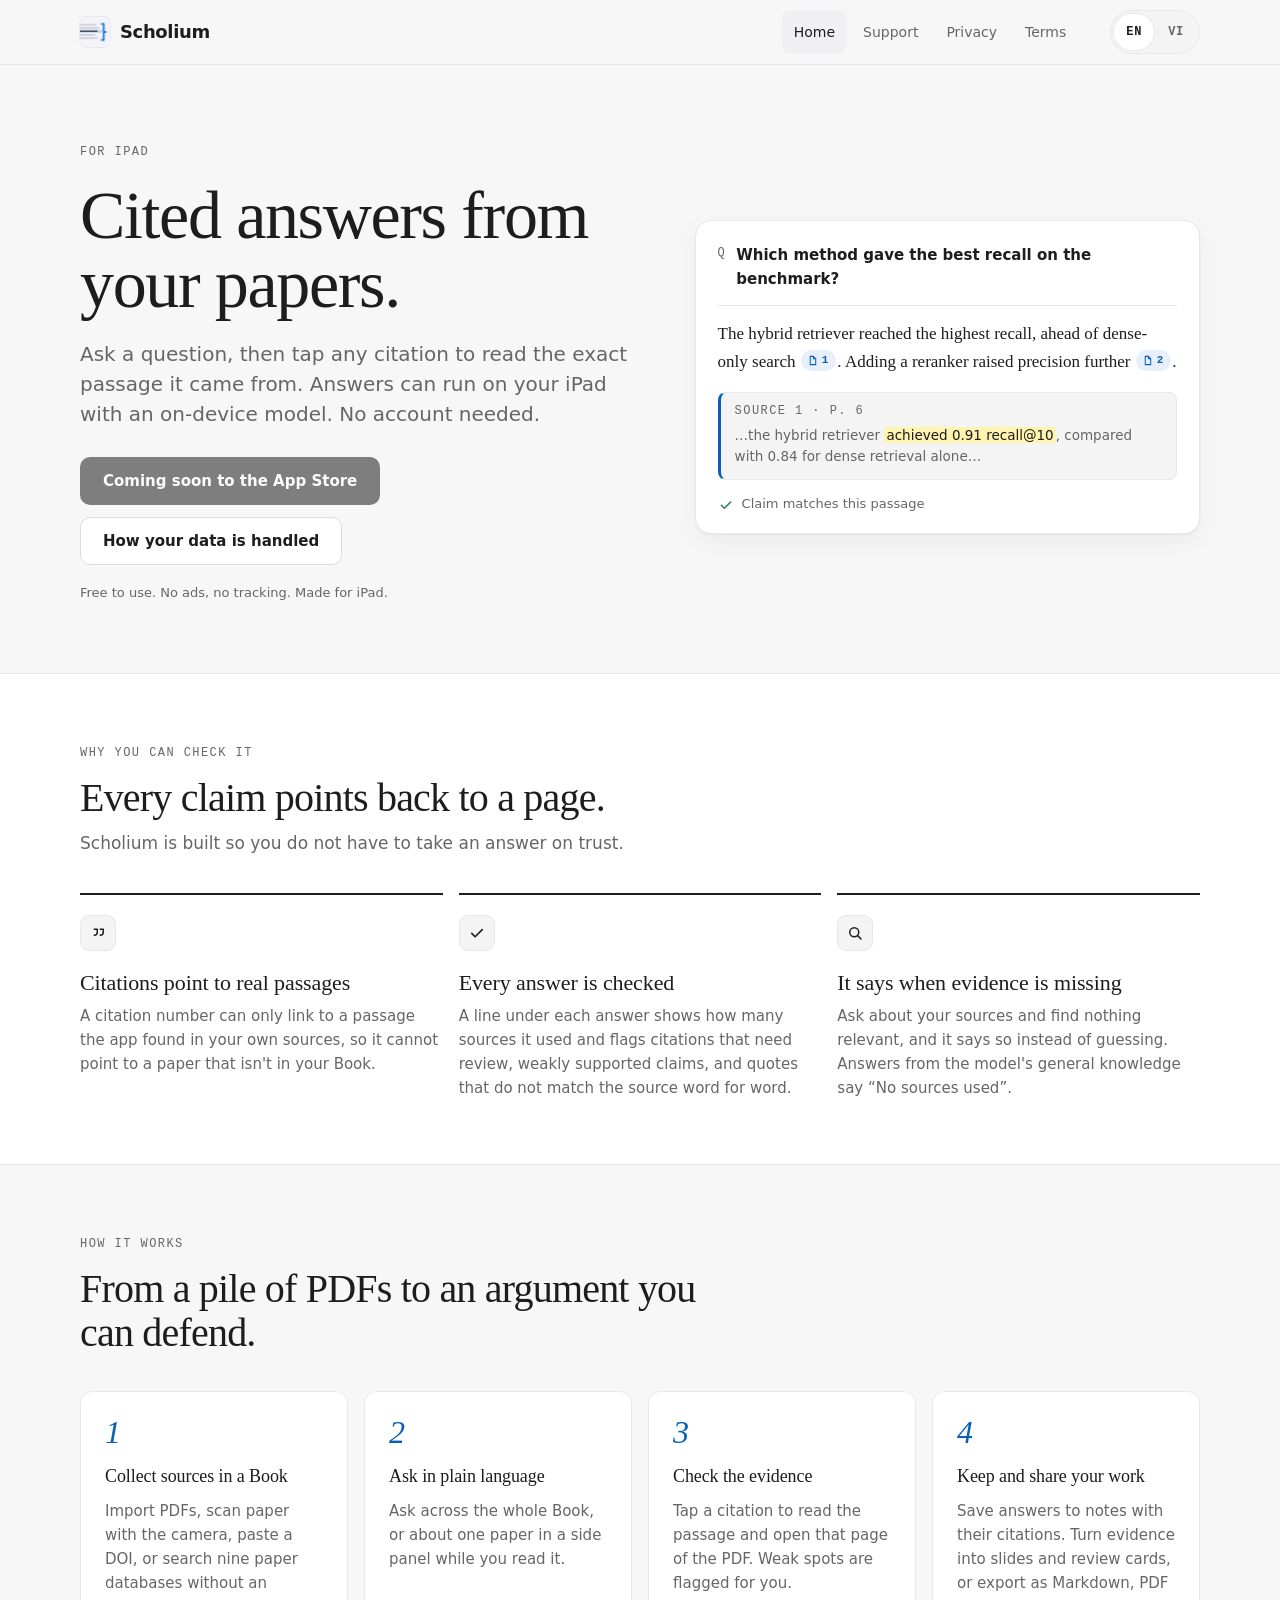
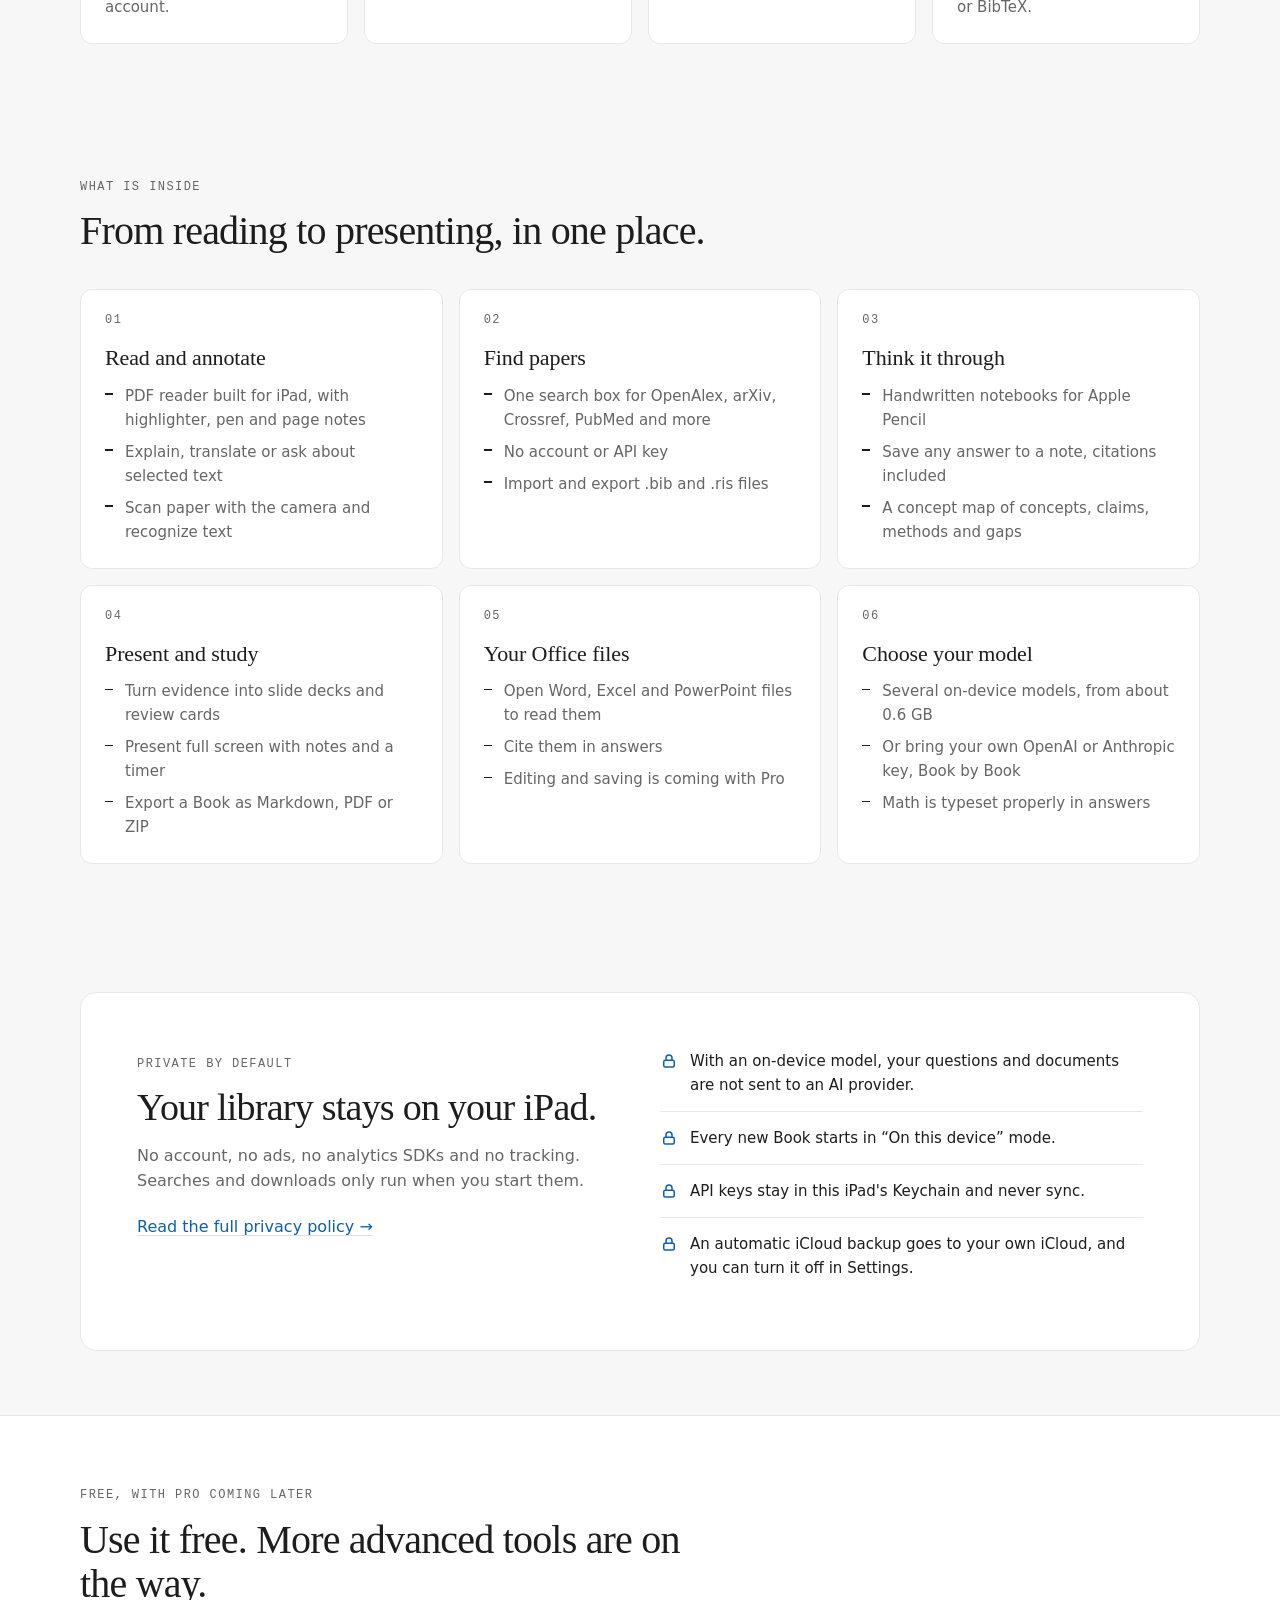
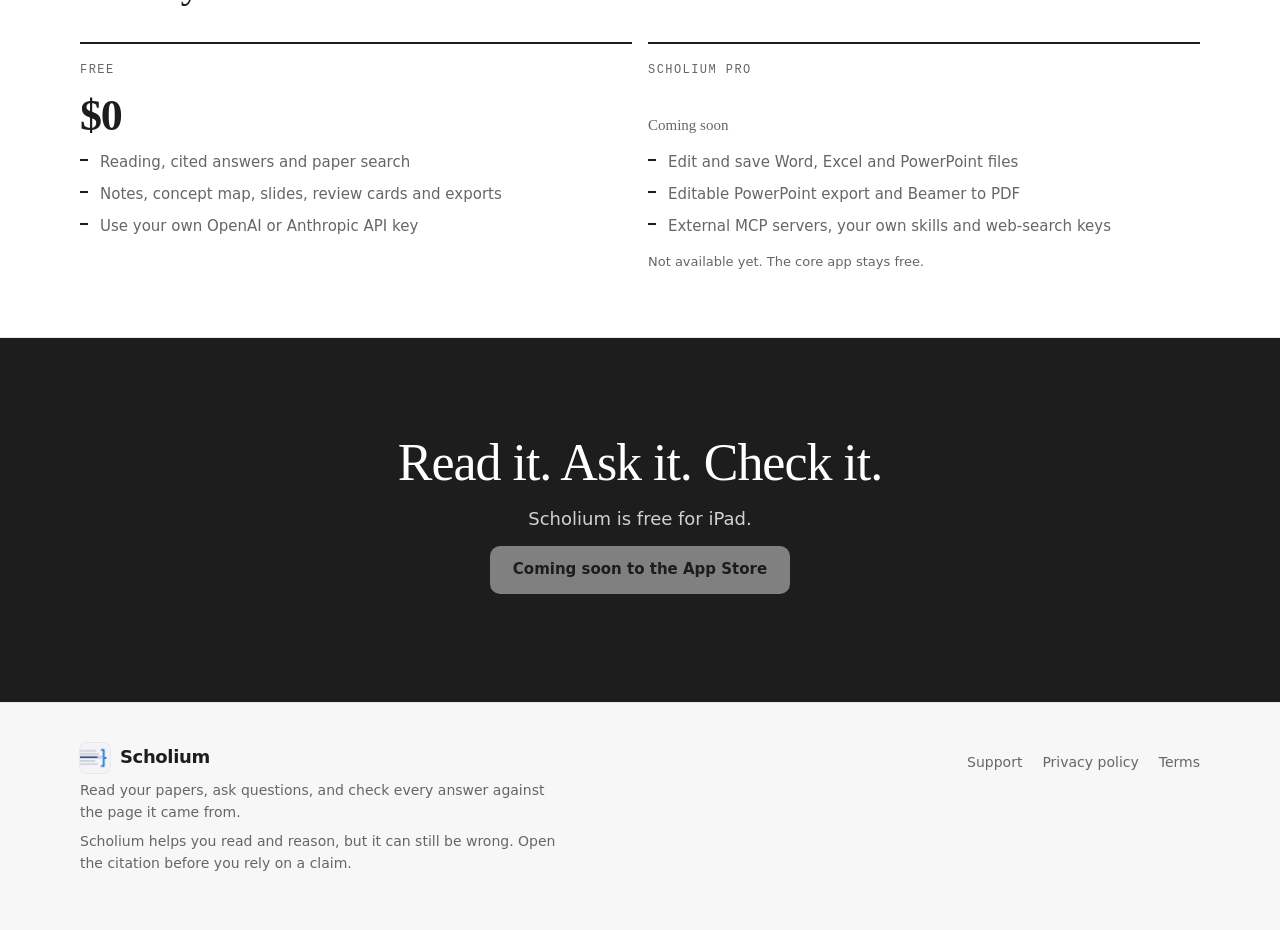
<file: index.html>
<!doctype html>
<html lang="en" data-lang="en">
<head>
<meta charset="utf-8">
<meta name="viewport" content="width=device-width, initial-scale=1, viewport-fit=cover">
<title>Scholium: cited answers from your papers</title>
<meta name="description" content="Scholium is an iPad app for reading papers and asking questions. Every answer links back to the passage it came from. Free, private by default, no account.">
<meta name="theme-color" content="#f7f7f8">
<meta property="og:title" content="Scholium: cited answers from your papers">
<meta property="og:description" content="Scholium is an iPad app for reading papers and asking questions. Every answer links back to the passage it came from. Free, private by default, no account.">
<meta property="og:type" content="website">
<link rel="icon" type="image/png" href="assets/favicon.png">
<link rel="apple-touch-icon" href="assets/apple-touch-icon.png">
<link rel="stylesheet" href="assets/style.css">
<script src="assets/site.js" defer></script>
</head>
<body>
<a class="skip" href="#main"><span lang="en">Skip to content</span><span lang="vi">Bỏ qua tới nội dung</span></a>
<header class="site-header">
  <div class="wrap bar">
    <a class="brand" href=""><img src="assets/icon-512.png" alt="" width="30" height="30">Scholium</a>
    <nav class="nav" aria-label="Main"><a href="" aria-current="page"><span lang="en">Home</span><span lang="vi">Trang chủ</span></a><a href="support/"><span lang="en">Support</span><span lang="vi">Hỗ trợ</span></a><a href="privacy/"><span lang="en">Privacy</span><span lang="vi">Quyền riêng tư</span></a><a href="terms/"><span lang="en">Terms</span><span lang="vi">Điều khoản</span></a></nav>
    <div class="lang" role="group" aria-label="Language">
      <button type="button" data-set="en" aria-pressed="true">EN</button>
      <button type="button" data-set="vi" aria-pressed="false">VI</button>
    </div>
  </div>
</header>
<main id="main">

<section class="hero">
  <div class="wrap hero-grid">
    <div>
      <span class="label"><span lang="en">For iPad</span><span lang="vi">Cho iPad</span></span>
      <h1><span lang="en">Cited answers from your papers.</span><span lang="vi">Câu trả lời có trích dẫn, từ chính bài báo của bạn.</span></h1>
      <p class="lead"><span lang="en">Ask a question, then tap any citation to read the exact passage it came from. Answers can run on your iPad with an on-device model. No account needed.</span><span lang="vi">Đặt câu hỏi, rồi chạm vào trích dẫn để đọc đúng đoạn văn gốc. AI có thể chạy ngay trên iPad bằng model trên máy. Không cần tài khoản.</span></p>
      <div class="cta">
        <a class="btn btn-primary" aria-disabled="true" role="link" href="#"><span lang="en">Coming soon to the App Store</span><span lang="vi">Sắp có trên App Store</span></a>
        <a class="btn btn-secondary" href="privacy/"><span lang="en">How your data is handled</span><span lang="vi">Dữ liệu của bạn được xử lý thế nào</span></a>
      </div>
      <p class="fine"><span lang="en">Free to use. No ads, no tracking. Made for iPad.</span><span lang="vi">Dùng miễn phí. Không quảng cáo, không theo dõi. Dành cho iPad.</span></p>
    </div>
    <figure class="answer" style="margin:0" aria-label="Example of a cited answer">
      <div class="q"><span class="label">Q</span><span><span lang="en">Which method gave the best recall on the benchmark?</span><span lang="vi">Phương pháp nào cho độ phủ tốt nhất trên bộ chuẩn?</span></span></div>
      <p class="a"><span lang="en">The hybrid retriever reached the highest recall, ahead of dense-only search <span class="cite"><svg viewBox="0 0 24 24" fill="none" stroke="currentColor" stroke-width="2.2" stroke-linecap="round" stroke-linejoin="round" aria-hidden="true"><path d="M7 3h7l5 5v13H7z"/><path d="M14 3v5h5"/></svg>1</span>. Adding a reranker raised precision further <span class="cite"><svg viewBox="0 0 24 24" fill="none" stroke="currentColor" stroke-width="2.2" stroke-linecap="round" stroke-linejoin="round" aria-hidden="true"><path d="M7 3h7l5 5v13H7z"/><path d="M14 3v5h5"/></svg>2</span>.</span><span lang="vi">Bộ truy xuất kết hợp đạt độ phủ cao nhất, vượt tìm kiếm vector thuần <span class="cite"><svg viewBox="0 0 24 24" fill="none" stroke="currentColor" stroke-width="2.2" stroke-linecap="round" stroke-linejoin="round" aria-hidden="true"><path d="M7 3h7l5 5v13H7z"/><path d="M14 3v5h5"/></svg>1</span>. Thêm bước xếp hạng lại giúp tăng độ chính xác <span class="cite"><svg viewBox="0 0 24 24" fill="none" stroke="currentColor" stroke-width="2.2" stroke-linecap="round" stroke-linejoin="round" aria-hidden="true"><path d="M7 3h7l5 5v13H7z"/><path d="M14 3v5h5"/></svg>2</span>.</span></p>
      <div class="source"><span class="label"><span lang="en">Source 1 · p. 6</span><span lang="vi">Nguồn 1 · tr. 6</span></span>
        <span lang="en">…the hybrid retriever <mark>achieved 0.91 recall@10</mark>, compared with 0.84 for dense retrieval alone…</span>
        <span lang="vi">…bộ truy xuất kết hợp <mark>đạt recall@10 là 0,91</mark>, so với 0,84 khi chỉ dùng truy xuất vector…</span>
      </div>
      <div class="verdict"><svg viewBox="0 0 24 24" fill="none" stroke="currentColor" stroke-width="2.2" stroke-linecap="round" stroke-linejoin="round" aria-hidden="true"><path d="M5 12.5l4.5 4.5L19 7.5"/></svg><span lang="en">Claim matches this passage</span><span lang="vi">Nhận định khớp với đoạn văn này</span></div>
    </figure>
  </div>
</section>

<section class="band">
  <div class="wrap">
    <div class="sec-head">
      <span class="label"><span lang="en">Why you can check it</span><span lang="vi">Vì sao bạn kiểm tra được</span></span>
      <h2><span lang="en">Every claim points back to a page.</span><span lang="vi">Mỗi nhận định đều trỏ về một trang.</span></h2>
      <p><span lang="en">Scholium is built so you do not have to take an answer on trust.</span><span lang="vi">Scholium được làm để bạn không phải tin câu trả lời một cách mù quáng.</span></p>
    </div>
    <div class="grid grid-3">
      <article class="card"><div class="icon"><svg viewBox="0 0 24 24" fill="none" stroke="currentColor" stroke-width="2" stroke-linecap="round" stroke-linejoin="round" aria-hidden="true"><path d="M7 7h4v4a4 4 0 0 1-4 4"/><path d="M15 7h4v4a4 4 0 0 1-4 4"/></svg></div>
        <h3><span lang="en">Citations point to real passages</span><span lang="vi">Trích dẫn trỏ tới đoạn văn có thật</span></h3>
        <p><span lang="en">A citation number can only link to a passage the app found in your own sources, so it cannot point to a paper that isn't in your Book.</span><span lang="vi">Mỗi số trích dẫn chỉ liên kết được tới đoạn app tìm thấy trong nguồn của bạn, nên không thể trỏ tới bài báo không có trong Sổ.</span></p></article>
      <article class="card"><div class="icon"><svg viewBox="0 0 24 24" fill="none" stroke="currentColor" stroke-width="2.2" stroke-linecap="round" stroke-linejoin="round" aria-hidden="true"><path d="M5 12.5l4.5 4.5L19 7.5"/></svg></div>
        <h3><span lang="en">Every answer is checked</span><span lang="vi">Mỗi câu trả lời đều được kiểm tra</span></h3>
        <p><span lang="en">A line under each answer shows how many sources it used and flags citations that need review, weakly supported claims, and quotes that do not match the source word for word.</span><span lang="vi">Một dòng dưới mỗi câu trả lời cho biết đã dùng bao nhiêu nguồn, và cảnh báo trích dẫn cần xem lại, nhận định chưa đủ căn cứ, câu trích không khớp từng chữ.</span></p></article>
      <article class="card"><div class="icon"><svg viewBox="0 0 24 24" fill="none" stroke="currentColor" stroke-width="2" stroke-linecap="round" aria-hidden="true"><circle cx="11" cy="11" r="6"/><path d="M20 20l-4.5-4.5"/></svg></div>
        <h3><span lang="en">It says when evidence is missing</span><span lang="vi">App nói thẳng khi thiếu bằng chứng</span></h3>
        <p><span lang="en">Ask about your sources and find nothing relevant, and it says so instead of guessing. Answers from the model's general knowledge say &ldquo;No sources used&rdquo;.</span><span lang="vi">Hỏi về nguồn mà không có đoạn nào liên quan, app sẽ nói rõ thay vì đoán. Câu trả lời từ kiến thức chung của model ghi &ldquo;Không dùng nguồn&rdquo;.</span></p></article>
    </div>
  </div>
</section>

<section id="how">
  <div class="wrap">
    <div class="sec-head">
      <span class="label"><span lang="en">How it works</span><span lang="vi">Cách hoạt động</span></span>
      <h2><span lang="en">From a pile of PDFs to an argument you can defend.</span><span lang="vi">Từ một đống PDF tới lập luận bạn bảo vệ được.</span></h2>
    </div>
    <ol class="steps">
      <li><span class="num">1</span><h3><span lang="en">Collect sources in a Book</span><span lang="vi">Gom nguồn vào một Sổ</span></h3>
        <p><span lang="en">Import PDFs, scan paper with the camera, paste a DOI, or search nine paper databases without an account.</span><span lang="vi">Nhập PDF, quét giấy bằng camera, dán DOI, hoặc tìm trong chín cơ sở dữ liệu bài báo mà không cần tài khoản.</span></p></li>
      <li><span class="num">2</span><h3><span lang="en">Ask in plain language</span><span lang="vi">Hỏi bằng ngôn ngữ tự nhiên</span></h3>
        <p><span lang="en">Ask across the whole Book, or about one paper in a side panel while you read it.</span><span lang="vi">Hỏi trên cả Sổ, hoặc hỏi về một bài trong khung bên cạnh khi đang đọc.</span></p></li>
      <li><span class="num">3</span><h3><span lang="en">Check the evidence</span><span lang="vi">Kiểm tra bằng chứng</span></h3>
        <p><span lang="en">Tap a citation to read the passage and open that page of the PDF. Weak spots are flagged for you.</span><span lang="vi">Chạm vào trích dẫn để đọc đoạn văn và mở đúng trang PDF. Chỗ yếu được đánh dấu cho bạn.</span></p></li>
      <li><span class="num">4</span><h3><span lang="en">Keep and share your work</span><span lang="vi">Giữ và chia sẻ thành quả</span></h3>
        <p><span lang="en">Save answers to notes with their citations. Turn evidence into slides and review cards, or export as Markdown, PDF or BibTeX.</span><span lang="vi">Lưu câu trả lời thành ghi chú kèm trích dẫn. Biến bằng chứng thành slide và thẻ ôn tập, hoặc xuất Markdown, PDF, BibTeX.</span></p></li>
    </ol>
  </div>
</section>

<section>
  <div class="wrap">
    <div class="sec-head">
      <span class="label"><span lang="en">What is inside</span><span lang="vi">Bên trong có gì</span></span>
      <h2><span lang="en">From reading to presenting, in one place.</span><span lang="vi">Từ đọc tới trình bày, trong một nơi.</span></h2>
    </div>
    <div class="grid grid-3">
      <article class="card"><span class="label">01</span><h3><span lang="en">Read and annotate</span><span lang="vi">Đọc và chú thích</span></h3>
        <ul><li><span lang="en">PDF reader built for iPad, with highlighter, pen and page notes</span><span lang="vi">Trình đọc PDF cho iPad: bút tô sáng, bút viết, ghi chú theo trang</span></li>
        <li><span lang="en">Explain, translate or ask about selected text</span><span lang="vi">Giải thích, dịch hoặc hỏi về đoạn đã chọn</span></li>
        <li><span lang="en">Scan paper with the camera and recognize text</span><span lang="vi">Quét giấy bằng camera và nhận dạng chữ</span></li></ul></article>
      <article class="card"><span class="label">02</span><h3><span lang="en">Find papers</span><span lang="vi">Tìm bài báo</span></h3>
        <ul><li><span lang="en">One search box for OpenAlex, arXiv, Crossref, PubMed and more</span><span lang="vi">Một ô tìm kiếm cho OpenAlex, arXiv, Crossref, PubMed và hơn nữa</span></li>
        <li><span lang="en">No account or API key</span><span lang="vi">Không cần tài khoản hay API key</span></li>
        <li><span lang="en">Import and export .bib and .ris files</span><span lang="vi">Nhập và xuất file .bib và .ris</span></li></ul></article>
      <article class="card"><span class="label">03</span><h3><span lang="en">Think it through</span><span lang="vi">Suy ngẫm và ghi chép</span></h3>
        <ul><li><span lang="en">Handwritten notebooks for Apple Pencil</span><span lang="vi">Sổ viết tay cho Apple Pencil</span></li>
        <li><span lang="en">Save any answer to a note, citations included</span><span lang="vi">Lưu câu trả lời thành ghi chú, giữ nguyên trích dẫn</span></li>
        <li><span lang="en">A concept map of concepts, claims, methods and gaps</span><span lang="vi">Bản đồ khái niệm, nhận định, phương pháp và khoảng trống</span></li></ul></article>
      <article class="card"><span class="label">04</span><h3><span lang="en">Present and study</span><span lang="vi">Trình bày và ôn tập</span></h3>
        <ul><li><span lang="en">Turn evidence into slide decks and review cards</span><span lang="vi">Biến bằng chứng thành slide và thẻ ôn tập</span></li>
        <li><span lang="en">Present full screen with notes and a timer</span><span lang="vi">Trình chiếu toàn màn hình kèm ghi chú và đồng hồ</span></li>
        <li><span lang="en">Export a Book as Markdown, PDF or ZIP</span><span lang="vi">Xuất cả Sổ ra Markdown, PDF hoặc ZIP</span></li></ul></article>
      <article class="card"><span class="label">05</span><h3><span lang="en">Your Office files</span><span lang="vi">File Office của bạn</span></h3>
        <ul><li><span lang="en">Open Word, Excel and PowerPoint files to read them</span><span lang="vi">Mở file Word, Excel, PowerPoint để đọc</span></li>
        <li><span lang="en">Cite them in answers</span><span lang="vi">Trích dẫn chúng trong câu trả lời</span></li>
        <li><span lang="en">Editing and saving is coming with Pro</span><span lang="vi">Sửa và lưu file sẽ có trong bản Pro</span></li></ul></article>
      <article class="card"><span class="label">06</span><h3><span lang="en">Choose your model</span><span lang="vi">Chọn model của bạn</span></h3>
        <ul><li><span lang="en">Several on-device models, from about 0.6&nbsp;GB</span><span lang="vi">Nhiều model trên máy, từ khoảng 0,6&nbsp;GB</span></li>
        <li><span lang="en">Or bring your own OpenAI or Anthropic key, Book by Book</span><span lang="vi">Hoặc dùng API key OpenAI, Anthropic của riêng bạn, từng Sổ</span></li>
        <li><span lang="en">Math is typeset properly in answers</span><span lang="vi">Công thức toán hiển thị chuẩn trong câu trả lời</span></li></ul></article>
    </div>
  </div>
</section>

<section>
  <div class="wrap">
    <div class="split">
      <div>
        <span class="label"><span lang="en">Private by default</span><span lang="vi">Riêng tư theo mặc định</span></span>
        <h2><span lang="en">Your library stays on your iPad.</span><span lang="vi">Thư viện của bạn ở lại trên iPad.</span></h2>
        <p><span lang="en">No account, no ads, no analytics SDKs and no tracking. Searches and downloads only run when you start them.</span><span lang="vi">Không tài khoản, không quảng cáo, không SDK phân tích, không theo dõi. Tìm kiếm và tải về chỉ chạy khi bạn khởi động.</span></p>
        <p style="margin-top:20px"><a href="privacy/"><span lang="en">Read the full privacy policy</span><span lang="vi">Đọc toàn bộ chính sách quyền riêng tư</span> →</a></p>
      </div>
      <ul class="facts">
        <li><svg viewBox="0 0 24 24" fill="none" stroke="currentColor" stroke-width="2" stroke-linecap="round" stroke-linejoin="round" aria-hidden="true"><rect x="5" y="11" width="14" height="9" rx="2"/><path d="M8 11V8a4 4 0 0 1 8 0v3"/></svg><span><span lang="en">With an on-device model, your questions and documents are not sent to an AI provider.</span><span lang="vi">Với model trên máy, câu hỏi và tài liệu của bạn không được gửi tới nhà cung cấp AI.</span></span></li>
        <li><svg viewBox="0 0 24 24" fill="none" stroke="currentColor" stroke-width="2" stroke-linecap="round" stroke-linejoin="round" aria-hidden="true"><rect x="5" y="11" width="14" height="9" rx="2"/><path d="M8 11V8a4 4 0 0 1 8 0v3"/></svg><span><span lang="en">Every new Book starts in &ldquo;On this device&rdquo; mode.</span><span lang="vi">Mọi Sổ mới đều bắt đầu ở chế độ &ldquo;Trên thiết bị này&rdquo;.</span></span></li>
        <li><svg viewBox="0 0 24 24" fill="none" stroke="currentColor" stroke-width="2" stroke-linecap="round" stroke-linejoin="round" aria-hidden="true"><rect x="5" y="11" width="14" height="9" rx="2"/><path d="M8 11V8a4 4 0 0 1 8 0v3"/></svg><span><span lang="en">API keys stay in this iPad's Keychain and never sync.</span><span lang="vi">API key nằm trong Keychain của iPad này và không bao giờ đồng bộ.</span></span></li>
        <li><svg viewBox="0 0 24 24" fill="none" stroke="currentColor" stroke-width="2" stroke-linecap="round" stroke-linejoin="round" aria-hidden="true"><rect x="5" y="11" width="14" height="9" rx="2"/><path d="M8 11V8a4 4 0 0 1 8 0v3"/></svg><span><span lang="en">An automatic iCloud backup goes to your own iCloud, and you can turn it off in Settings.</span><span lang="vi">Bản sao lưu iCloud tự động đi vào iCloud của chính bạn, và bạn có thể tắt trong Cài đặt.</span></span></li>
      </ul>
    </div>
  </div>
</section>

<section class="band">
  <div class="wrap">
    <div class="sec-head">
      <span class="label"><span lang="en">Free, with Pro coming later</span><span lang="vi">Miễn phí, bản Pro sẽ có sau</span></span>
      <h2><span lang="en">Use it free. More advanced tools are on the way.</span><span lang="vi">Dùng miễn phí. Các công cụ nâng cao đang được chuẩn bị.</span></h2>
    </div>
    <div class="grid grid-2">
      <article class="card"><span class="label"><span lang="en">Free</span><span lang="vi">Miễn phí</span></span>
        <div class="price">$0</div>
        <ul><li><span lang="en">Reading, cited answers and paper search</span><span lang="vi">Đọc, hỏi đáp có trích dẫn và tìm bài báo</span></li>
        <li><span lang="en">Notes, concept map, slides, review cards and exports</span><span lang="vi">Ghi chú, bản đồ khái niệm, slide, thẻ ôn tập và xuất file</span></li>
        <li><span lang="en">Use your own OpenAI or Anthropic API key</span><span lang="vi">Dùng API key OpenAI hoặc Anthropic của riêng bạn</span></li></ul></article>
      <article class="card"><span class="label">Scholium Pro</span>
        <div class="price"><small><span lang="en">Coming soon</span><span lang="vi">Sắp có</span></small></div>
        <ul><li><span lang="en">Edit and save Word, Excel and PowerPoint files</span><span lang="vi">Sửa và lưu file Word, Excel, PowerPoint</span></li>
        <li><span lang="en">Editable PowerPoint export and Beamer to PDF</span><span lang="vi">Xuất PowerPoint chỉnh sửa được và Beamer ra PDF</span></li>
        <li><span lang="en">External MCP servers, your own skills and web-search keys</span><span lang="vi">Máy chủ MCP bên ngoài, skill và khoá tìm kiếm web do bạn tự thêm</span></li></ul>
        <p style="margin-top:14px;font-size:13px"><span lang="en">Not available yet. The core app stays free.</span><span lang="vi">Chưa có. Phần cốt lõi của app vẫn miễn phí.</span></p></article>
    </div>
  </div>
</section>

<section class="cta-band">
  <div class="wrap">
    <h2><span lang="en">Read it. Ask it. Check it.</span><span lang="vi">Đọc. Hỏi. Kiểm chứng.</span></h2>
    <p><span lang="en">Scholium is free for iPad.</span><span lang="vi">Scholium miễn phí cho iPad.</span></p>
    <p><a class="btn btn-primary" aria-disabled="true" role="link" href="#"><span lang="en">Coming soon to the App Store</span><span lang="vi">Sắp có trên App Store</span></a></p>
  </div>
</section>

</main>
<footer class="site-footer">
  <div class="wrap foot">
    <div>
      <a class="brand" href="" style="padding:0"><img src="assets/icon-512.png" alt="" width="30" height="30">Scholium</a>
      <p><span lang="en">Read your papers, ask questions, and check every answer against the page it came from.</span><span lang="vi">Đọc bài báo, đặt câu hỏi, và kiểm tra từng câu trả lời với đúng trang nó đến từ.</span></p>
      <p><span lang="en">Scholium helps you read and reason, but it can still be wrong. Open the citation before you rely on a claim.</span><span lang="vi">Scholium giúp bạn đọc và lập luận, nhưng vẫn có thể sai. Hãy mở trích dẫn trước khi dựa vào một nhận định.</span></p>
    </div>
    <nav aria-label="Footer">
      <a href="support/"><span lang="en">Support</span><span lang="vi">Hỗ trợ</span></a>
      <a href="privacy/"><span lang="en">Privacy policy</span><span lang="vi">Chính sách quyền riêng tư</span></a>
      <a href="terms/"><span lang="en">Terms</span><span lang="vi">Điều khoản</span></a>
    </nav>
  </div>
</footer>
</body>
</html>
</file>
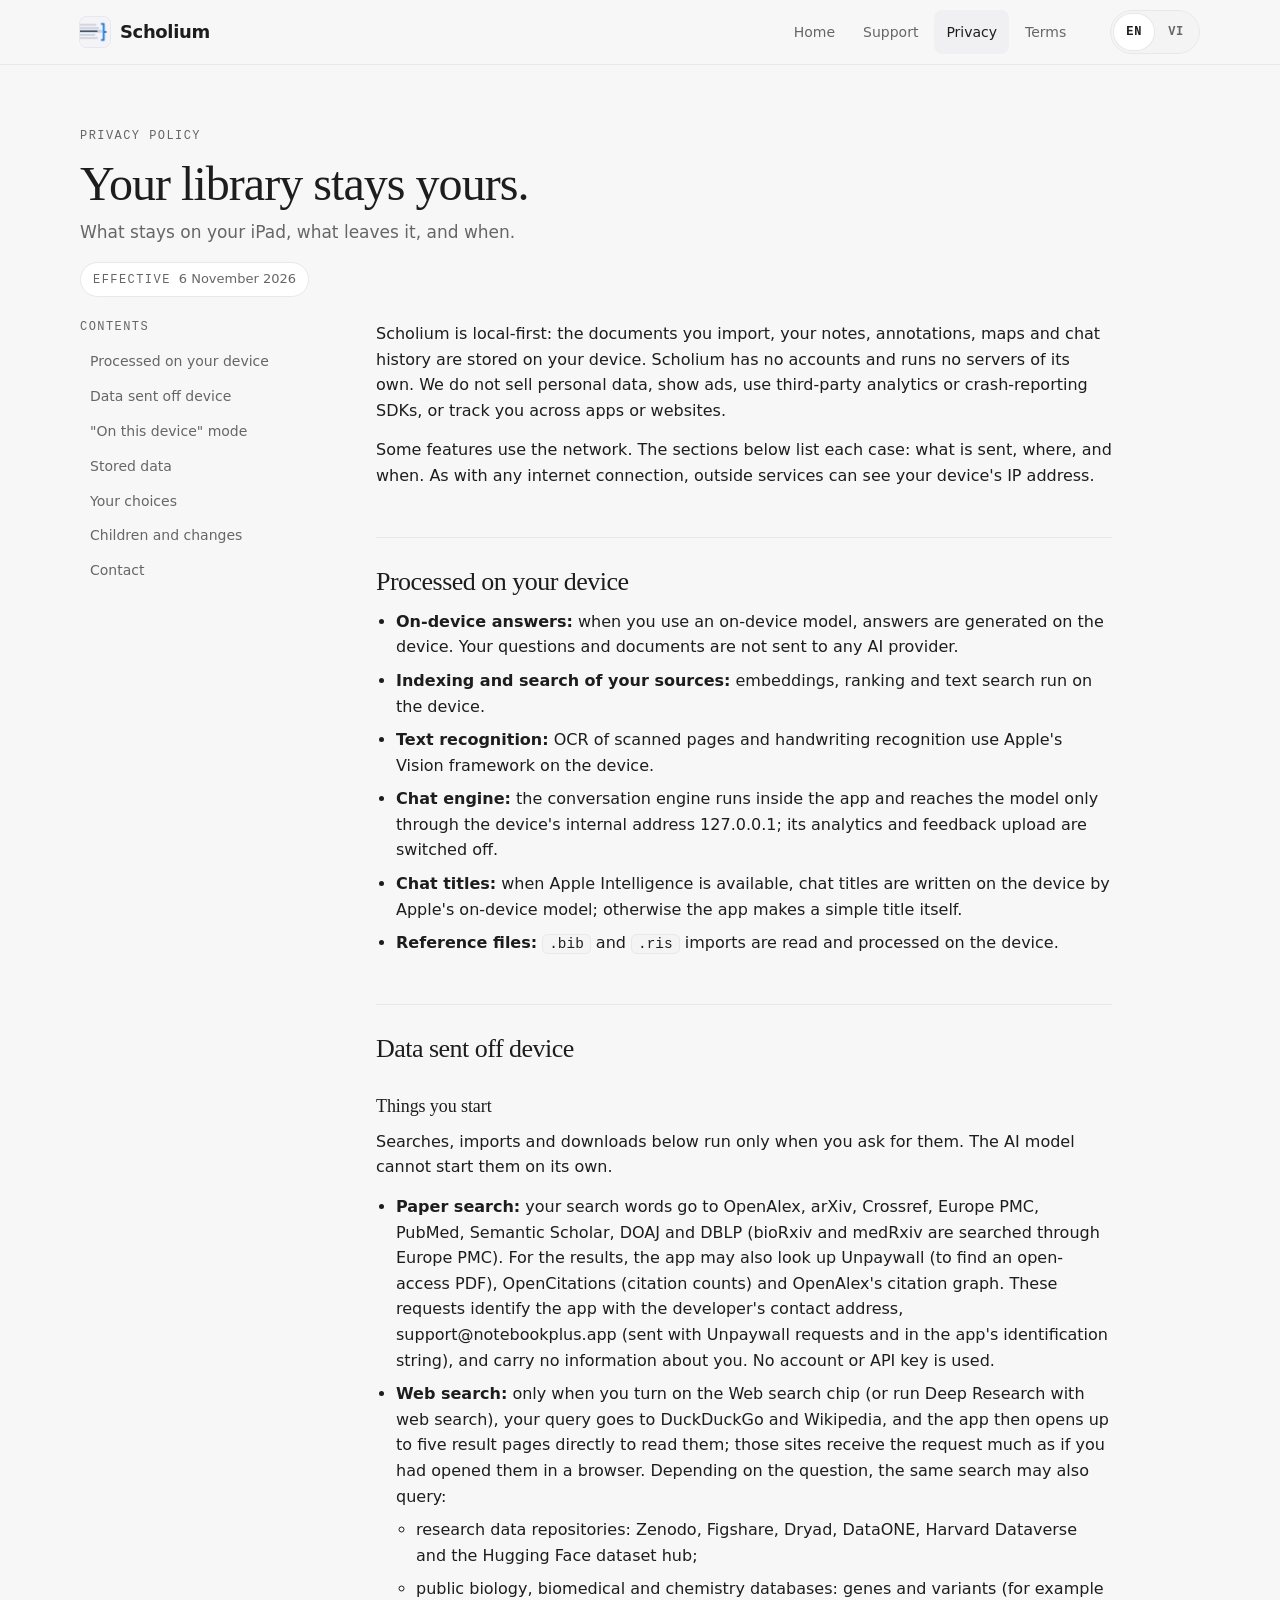
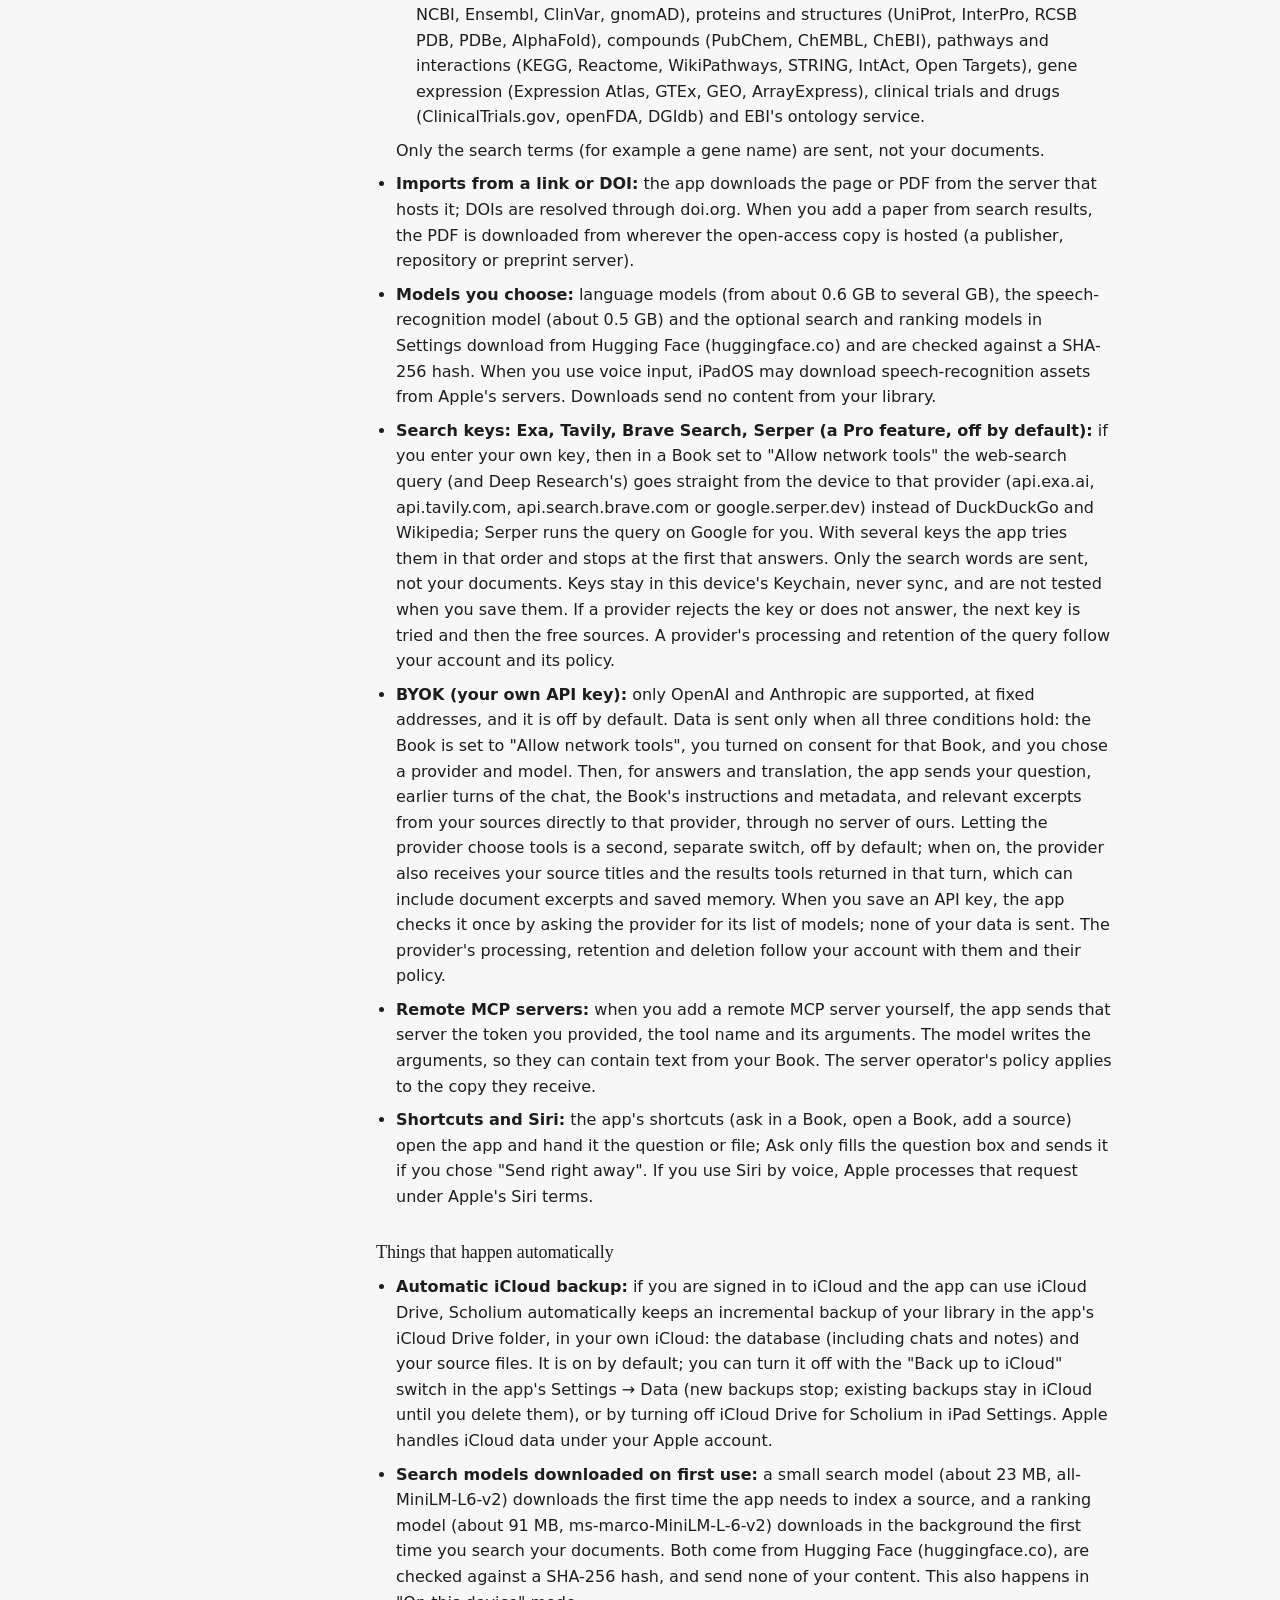
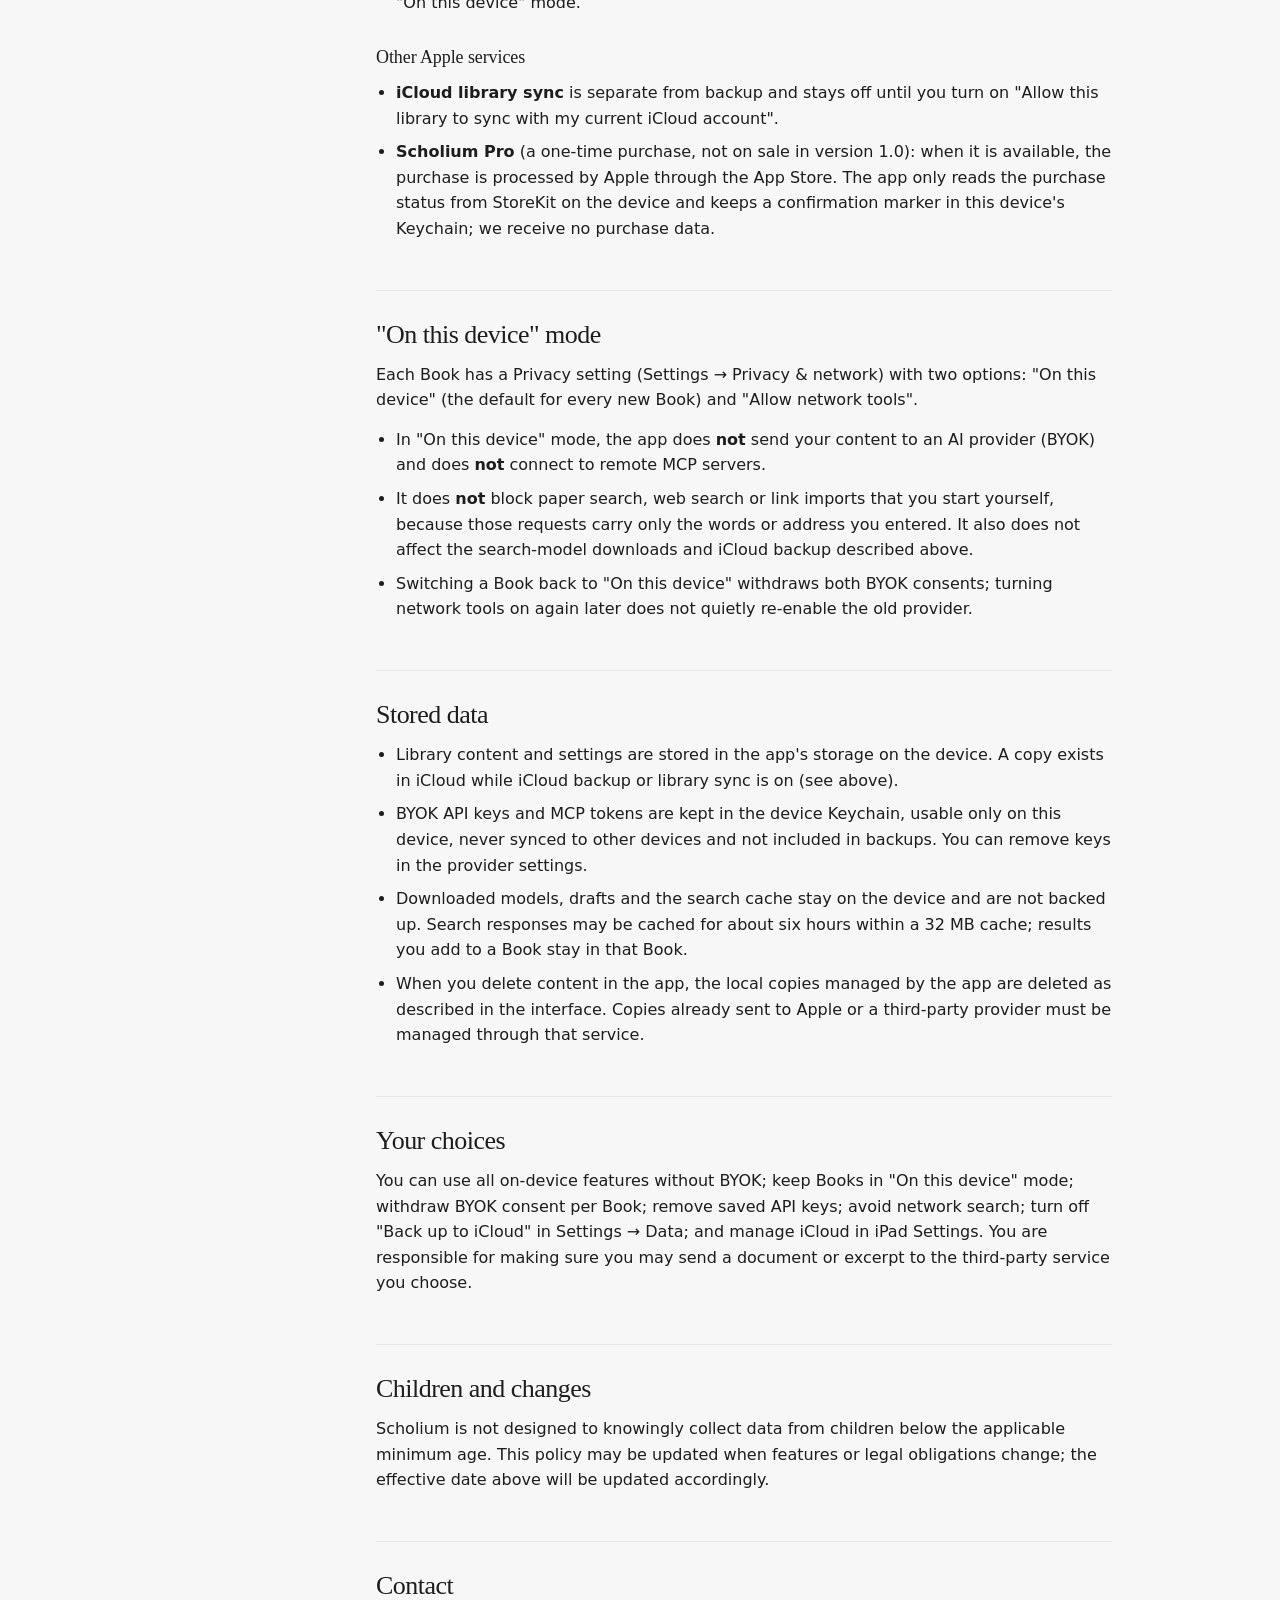
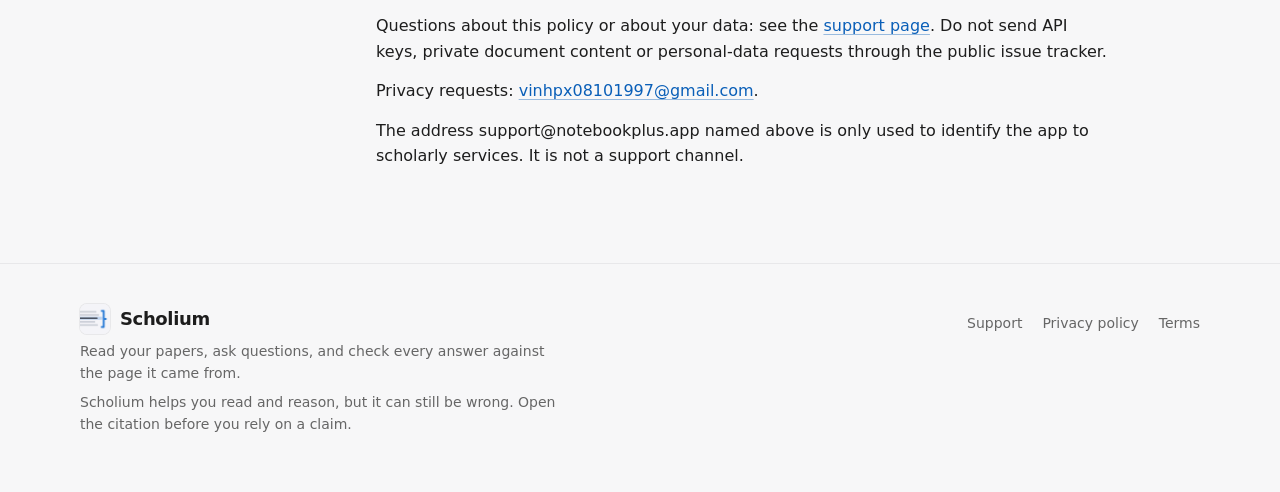
<file: privacy/index.html>
<!doctype html>
<html lang="en" data-lang="en">
<head>
<meta charset="utf-8">
<meta name="viewport" content="width=device-width, initial-scale=1, viewport-fit=cover">
<title>Privacy policy · Scholium</title>
<meta name="description" content="What Scholium keeps on your iPad, what leaves it and when. No account, no ads, no analytics SDKs, no tracking.">
<meta name="theme-color" content="#f7f7f8">
<meta property="og:title" content="Privacy policy · Scholium">
<meta property="og:description" content="What Scholium keeps on your iPad, what leaves it and when. No account, no ads, no analytics SDKs, no tracking.">
<meta property="og:type" content="website">
<link rel="icon" type="image/png" href="../assets/favicon.png">
<link rel="apple-touch-icon" href="../assets/apple-touch-icon.png">
<link rel="stylesheet" href="../assets/style.css">
<script src="../assets/site.js" defer></script>
</head>
<body>
<a class="skip" href="#main"><span lang="en">Skip to content</span><span lang="vi">Bỏ qua tới nội dung</span></a>
<header class="site-header">
  <div class="wrap bar">
    <a class="brand" href="../"><img src="../assets/icon-512.png" alt="" width="30" height="30">Scholium</a>
    <nav class="nav" aria-label="Main"><a href="../"><span lang="en">Home</span><span lang="vi">Trang chủ</span></a><a href="../support/"><span lang="en">Support</span><span lang="vi">Hỗ trợ</span></a><a href="../privacy/" aria-current="page"><span lang="en">Privacy</span><span lang="vi">Quyền riêng tư</span></a><a href="../terms/"><span lang="en">Terms</span><span lang="vi">Điều khoản</span></a></nav>
    <div class="lang" role="group" aria-label="Language">
      <button type="button" data-set="en" aria-pressed="true">EN</button>
      <button type="button" data-set="vi" aria-pressed="false">VI</button>
    </div>
  </div>
</header>
<main id="main">

<div class="wrap">
  <div class="doc-hero">
    <span class="label"><span lang="en">Privacy policy</span><span lang="vi">Chính sách quyền riêng tư</span></span>
    <h1><span lang="en">Your library stays yours.</span><span lang="vi">Thư viện của bạn là của bạn.</span></h1>
    <p><span lang="en">What stays on your iPad, what leaves it, and when.</span><span lang="vi">Điều gì ở lại trên iPad, điều gì rời đi, và khi nào.</span></p>
    <p style="margin-top:16px"><span class="meta"><span class="label"><span lang="en">Effective</span><span lang="vi">Có hiệu lực từ</span></span><span lang="en">6 November 2026</span><span lang="vi">6 tháng 11, 2026</span></span></p>
  </div>
  <div class="doc-layout">
    <aside class="toc" aria-label="Contents"><span class="label"><span lang="en">Contents</span><span lang="vi">Nội dung</span></span><ol><li><a href="#processed-on-your-device"><span lang="en">Processed on your device</span><span lang="vi">Xử lý trên thiết bị</span></a></li><li><a href="#data-sent-off-device"><span lang="en">Data sent off device</span><span lang="vi">Dữ liệu rời khỏi thiết bị</span></a></li><li><a href="#on-this-device-mode"><span lang="en">"On this device" mode</span><span lang="vi">Chế độ "Trên thiết bị này"</span></a></li><li><a href="#stored-data"><span lang="en">Stored data</span><span lang="vi">Dữ liệu được lưu</span></a></li><li><a href="#your-choices"><span lang="en">Your choices</span><span lang="vi">Quyền lựa chọn</span></a></li><li><a href="#children-and-changes"><span lang="en">Children and changes</span><span lang="vi">Trẻ em và thay đổi</span></a></li><li><a href="#contact"><span lang="en">Contact</span><span lang="vi">Liên hệ</span></a></li></ol></aside>
    <article class="prose">
<p lang="vi">Scholium được thiết kế theo hướng local-first: tài liệu bạn nhập, ghi chú, chú thích, bản đồ và lịch sử trò chuyện được lưu trên thiết bị của bạn. Scholium không có tài khoản và không có máy chủ riêng. Chúng tôi không bán dữ liệu cá nhân, không hiển thị quảng cáo, không dùng SDK phân tích hay báo lỗi của bên thứ ba và không theo dõi bạn giữa các ứng dụng hoặc website.</p>
<p lang="en">Scholium is local-first: the documents you import, your notes, annotations, maps and chat history are stored on your device. Scholium has no accounts and runs no servers of its own. We do not sell personal data, show ads, use third-party analytics or crash-reporting SDKs, or track you across apps or websites.</p>
<p lang="vi">Một số tính năng có dùng mạng. Phần dưới đây liệt kê từng trường hợp: dữ liệu nào được gửi, gửi tới đâu và khi nào. Như mọi kết nối internet, dịch vụ bên ngoài nhìn thấy địa chỉ IP của thiết bị bạn.</p>
<p lang="en">Some features use the network. The sections below list each case: what is sent, where, and when. As with any internet connection, outside services can see your device's IP address.</p>
<h2 id="processed-on-your-device"><span lang="en">Processed on your device</span><span lang="vi">Xử lý trên thiết bị</span></h2>
<ul lang="vi"><li><strong>Trả lời bằng model trên máy:</strong> khi bạn dùng model chạy trên máy, câu trả lời được tạo ngay trên thiết bị. Câu hỏi và tài liệu của bạn không được gửi tới nhà cung cấp AI nào.</li><li><strong>Lập chỉ mục và tìm kiếm trong nguồn:</strong> embedding, xếp hạng và tìm kiếm văn bản chạy trên thiết bị.</li><li><strong>Nhận dạng chữ:</strong> OCR trang quét và nhận dạng chữ viết tay dùng framework Vision của Apple trên thiết bị.</li><li><strong>Bộ máy chat:</strong> bộ máy hội thoại chạy bên trong app và chỉ kết nối với model qua địa chỉ nội bộ 127.0.0.1 của thiết bị; tính năng analytics và gửi phản hồi của nó đã bị tắt.</li><li><strong>Tên cuộc trò chuyện:</strong> khi Apple Intelligence có sẵn, tên cuộc trò chuyện được model trên thiết bị của Apple đặt ngay trên máy; nếu không, app tự tạo một tên đơn giản.</li><li><strong>Nhập file tài liệu tham khảo:</strong> file <code>.bib</code> và <code>.ris</code> được đọc và xử lý trên thiết bị.</li></ul>
<ul lang="en"><li><strong>On-device answers:</strong> when you use an on-device model, answers are generated on the device. Your questions and documents are not sent to any AI provider.</li><li><strong>Indexing and search of your sources:</strong> embeddings, ranking and text search run on the device.</li><li><strong>Text recognition:</strong> OCR of scanned pages and handwriting recognition use Apple's Vision framework on the device.</li><li><strong>Chat engine:</strong> the conversation engine runs inside the app and reaches the model only through the device's internal address 127.0.0.1; its analytics and feedback upload are switched off.</li><li><strong>Chat titles:</strong> when Apple Intelligence is available, chat titles are written on the device by Apple's on-device model; otherwise the app makes a simple title itself.</li><li><strong>Reference files:</strong> <code>.bib</code> and <code>.ris</code> imports are read and processed on the device.</li></ul>
<h2 id="data-sent-off-device"><span lang="en">Data sent off device</span><span lang="vi">Dữ liệu rời khỏi thiết bị</span></h2>
<h3><span lang="en">Things you start</span><span lang="vi">Việc bạn khởi động</span></h3>
<p lang="vi">Các lượt tìm kiếm, nhập và tải dưới đây chỉ chạy khi bạn yêu cầu. Model AI không thể tự khởi động chúng.</p>
<ul lang="vi"><li><strong>Tìm bài báo:</strong> từ khoá bạn gõ được gửi tới OpenAlex, arXiv, Crossref, Europe PMC, PubMed, Semantic Scholar, DOAJ và DBLP (bioRxiv và medRxiv được tìm qua Europe PMC). Với kết quả tìm được, app có thể tra thêm Unpaywall (để tìm bản PDF truy cập mở), OpenCitations (số lượt trích dẫn) và đồ thị trích dẫn của OpenAlex. Các yêu cầu này giới thiệu app bằng địa chỉ liên hệ của nhà phát triển, support@notebookplus.app (gửi kèm yêu cầu tới Unpaywall và trong chuỗi nhận diện app), không kèm thông tin nào về bạn. Không dùng tài khoản hay API key.</li><li><strong>Tìm kiếm web:</strong> chỉ khi bạn bật chip Tìm kiếm web (hoặc chạy Deep Research có tìm trên web), truy vấn được gửi tới DuckDuckGo và Wikipedia, rồi app mở trực tiếp tối đa năm trang kết quả để đọc nội dung; các trang đó nhận yêu cầu giống như khi bạn mở bằng trình duyệt. Tuỳ câu hỏi, cùng lượt tìm đó có thể truy vấn thêm:<ul><li>kho dữ liệu nghiên cứu: Zenodo, Figshare, Dryad, DataONE, Harvard Dataverse và kho dataset của Hugging Face;</li><li>cơ sở dữ liệu công khai về sinh học, y sinh và hoá học: gen và biến thể (ví dụ NCBI, Ensembl, ClinVar, gnomAD), protein và cấu trúc (UniProt, InterPro, RCSB PDB, PDBe, AlphaFold), hợp chất (PubChem, ChEMBL, ChEBI), con đường và tương tác (KEGG, Reactome, WikiPathways, STRING, IntAct, Open Targets), biểu hiện gen (Expression Atlas, GTEx, GEO, ArrayExpress), thử nghiệm lâm sàng và thuốc (ClinicalTrials.gov, openFDA, DGIdb) và dịch vụ thuật ngữ của EBI.</li></ul><p>Chỉ từ khoá cần tra (ví dụ tên một gen) được gửi đi, không phải tài liệu của bạn.</p></li><li><strong>Nhập từ link hoặc DOI:</strong> app tải trang hoặc file PDF từ máy chủ chứa nó; DOI được mở qua doi.org. Khi bạn thêm một bài báo từ kết quả tìm kiếm, file PDF được tải từ nơi lưu bản truy cập mở (nhà xuất bản, kho lưu trữ hoặc máy chủ preprint).</li><li><strong>Tải model bạn chọn:</strong> model ngôn ngữ (từ khoảng 0,6 GB tới vài GB), model nhận dạng giọng nói (khoảng 0,5 GB) và các model tìm kiếm, xếp hạng tuỳ chọn trong Cài đặt được tải từ Hugging Face (huggingface.co) và được kiểm tra bằng mã SHA-256. Khi bạn dùng nhập liệu bằng giọng nói, iPadOS có thể tải gói nhận dạng giọng nói từ máy chủ của Apple. Việc tải không gửi đi nội dung nào trong thư viện của bạn.</li><li><strong>Khoá tìm kiếm: Exa, Tavily, Brave Search, Serper (tính năng Pro, mặc định tắt):</strong> nếu bạn tự nhập khoá, trong Sổ nghiên cứu ở chế độ "Cho phép công cụ mạng", truy vấn tìm kiếm web (và của Deep Research) được gửi thẳng từ thiết bị tới nhà cung cấp đó (api.exa.ai, api.tavily.com, api.search.brave.com hoặc google.serper.dev) thay cho DuckDuckGo và Wikipedia; Serper chạy truy vấn trên Google giúp bạn. Có nhiều khoá thì app thử theo thứ tự đó và dừng ở nơi đầu tiên trả lời. Chỉ từ khoá tìm kiếm được gửi, không phải tài liệu của bạn. Khoá nằm trong Keychain của thiết bị này, không đồng bộ, và app không kiểm tra khoá khi lưu. Nếu một nhà cung cấp từ chối hoặc không phản hồi, app thử khoá kế tiếp rồi tới nguồn miễn phí. Việc nhà cung cấp xử lý và lưu truy vấn tuân theo tài khoản và chính sách của họ.</li><li><strong>BYOK (dùng API key của riêng bạn):</strong> chỉ hỗ trợ OpenAI và Anthropic, ở địa chỉ cố định, và mặc định tắt. Dữ liệu chỉ được gửi khi đủ cả ba điều kiện: Sổ nghiên cứu đặt ở chế độ "Cho phép công cụ mạng", bạn đã bật đồng ý cho Sổ đó, và đã chọn nhà cung cấp cùng model. Khi đó, để trả lời và dịch, app gửi câu hỏi, các lượt trò chuyện trước, chỉ dẫn và metadata của Sổ, cùng các đoạn trích liên quan trong nguồn thẳng tới nhà cung cấp, không qua máy chủ nào của chúng tôi. Cho nhà cung cấp chọn công cụ là công tắc thứ hai, riêng biệt, mặc định tắt; khi bật, nhà cung cấp còn nhận tên các nguồn và kết quả công cụ trả về trong lượt đó, có thể gồm đoạn trích tài liệu và bộ nhớ đã lưu. Khi bạn lưu một API key, app kiểm tra key một lần bằng cách hỏi nhà cung cấp danh sách model, không gửi dữ liệu nào của bạn. Việc nhà cung cấp xử lý, lưu và xoá dữ liệu tuân theo tài khoản và chính sách của chính họ.</li><li><strong>Máy chủ MCP bên ngoài:</strong> khi bạn tự thêm một máy chủ MCP từ xa, app gửi tới máy chủ đó token bạn cấp, tên công cụ và các tham số. Tham số do model viết, nên có thể chứa nội dung từ Sổ của bạn. Chính sách của chủ máy chủ áp dụng cho bản sao họ nhận.</li><li><strong>Phím tắt và Siri:</strong> các phím tắt của app (hỏi trong Sổ, mở Sổ, thêm nguồn) mở app và chuyển câu hỏi hoặc file vào app; lệnh Hỏi chỉ điền câu hỏi vào ô nhập, và chỉ gửi nếu bạn chọn "Gửi ngay". Nếu bạn ra lệnh bằng giọng nói qua Siri, Apple xử lý yêu cầu đó theo điều khoản Siri của Apple.</li></ul>
<p lang="en">Searches, imports and downloads below run only when you ask for them. The AI model cannot start them on its own.</p>
<ul lang="en"><li><strong>Paper search:</strong> your search words go to OpenAlex, arXiv, Crossref, Europe PMC, PubMed, Semantic Scholar, DOAJ and DBLP (bioRxiv and medRxiv are searched through Europe PMC). For the results, the app may also look up Unpaywall (to find an open-access PDF), OpenCitations (citation counts) and OpenAlex's citation graph. These requests identify the app with the developer's contact address, support@notebookplus.app (sent with Unpaywall requests and in the app's identification string), and carry no information about you. No account or API key is used.</li><li><strong>Web search:</strong> only when you turn on the Web search chip (or run Deep Research with web search), your query goes to DuckDuckGo and Wikipedia, and the app then opens up to five result pages directly to read them; those sites receive the request much as if you had opened them in a browser. Depending on the question, the same search may also query:<ul><li>research data repositories: Zenodo, Figshare, Dryad, DataONE, Harvard Dataverse and the Hugging Face dataset hub;</li><li>public biology, biomedical and chemistry databases: genes and variants (for example NCBI, Ensembl, ClinVar, gnomAD), proteins and structures (UniProt, InterPro, RCSB PDB, PDBe, AlphaFold), compounds (PubChem, ChEMBL, ChEBI), pathways and interactions (KEGG, Reactome, WikiPathways, STRING, IntAct, Open Targets), gene expression (Expression Atlas, GTEx, GEO, ArrayExpress), clinical trials and drugs (ClinicalTrials.gov, openFDA, DGIdb) and EBI's ontology service.</li></ul><p>Only the search terms (for example a gene name) are sent, not your documents.</p></li><li><strong>Imports from a link or DOI:</strong> the app downloads the page or PDF from the server that hosts it; DOIs are resolved through doi.org. When you add a paper from search results, the PDF is downloaded from wherever the open-access copy is hosted (a publisher, repository or preprint server).</li><li><strong>Models you choose:</strong> language models (from about 0.6 GB to several GB), the speech-recognition model (about 0.5 GB) and the optional search and ranking models in Settings download from Hugging Face (huggingface.co) and are checked against a SHA-256 hash. When you use voice input, iPadOS may download speech-recognition assets from Apple's servers. Downloads send no content from your library.</li><li><strong>Search keys: Exa, Tavily, Brave Search, Serper (a Pro feature, off by default):</strong> if you enter your own key, then in a Book set to "Allow network tools" the web-search query (and Deep Research's) goes straight from the device to that provider (api.exa.ai, api.tavily.com, api.search.brave.com or google.serper.dev) instead of DuckDuckGo and Wikipedia; Serper runs the query on Google for you. With several keys the app tries them in that order and stops at the first that answers. Only the search words are sent, not your documents. Keys stay in this device's Keychain, never sync, and are not tested when you save them. If a provider rejects the key or does not answer, the next key is tried and then the free sources. A provider's processing and retention of the query follow your account and its policy.</li><li><strong>BYOK (your own API key):</strong> only OpenAI and Anthropic are supported, at fixed addresses, and it is off by default. Data is sent only when all three conditions hold: the Book is set to "Allow network tools", you turned on consent for that Book, and you chose a provider and model. Then, for answers and translation, the app sends your question, earlier turns of the chat, the Book's instructions and metadata, and relevant excerpts from your sources directly to that provider, through no server of ours. Letting the provider choose tools is a second, separate switch, off by default; when on, the provider also receives your source titles and the results tools returned in that turn, which can include document excerpts and saved memory. When you save an API key, the app checks it once by asking the provider for its list of models; none of your data is sent. The provider's processing, retention and deletion follow your account with them and their policy.</li><li><strong>Remote MCP servers:</strong> when you add a remote MCP server yourself, the app sends that server the token you provided, the tool name and its arguments. The model writes the arguments, so they can contain text from your Book. The server operator's policy applies to the copy they receive.</li><li><strong>Shortcuts and Siri:</strong> the app's shortcuts (ask in a Book, open a Book, add a source) open the app and hand it the question or file; Ask only fills the question box and sends it if you chose "Send right away". If you use Siri by voice, Apple processes that request under Apple's Siri terms.</li></ul>
<h3><span lang="en">Things that happen automatically</span><span lang="vi">Việc tự động</span></h3>
<ul lang="vi"><li><strong>Sao lưu tự động lên iCloud:</strong> nếu bạn đã đăng nhập iCloud và app dùng được iCloud Drive, Scholium tự động sao lưu tăng dần thư viện vào thư mục iCloud Drive của app, trong iCloud của chính bạn: gồm cơ sở dữ liệu (cả cuộc trò chuyện và ghi chú) và các file nguồn. Tính năng này bật sẵn; bạn có thể tắt bằng công tắc "Sao lưu lên iCloud" trong Cài đặt → Dữ liệu của app (việc sao lưu mới dừng lại, các bản sao lưu đã có vẫn còn trong iCloud), hoặc tắt iCloud Drive cho Scholium trong Cài đặt của iPad. Apple xử lý dữ liệu iCloud theo tài khoản Apple của bạn.</li><li><strong>Tải model tìm kiếm ở lần đầu cần dùng:</strong> một model tìm kiếm nhỏ (khoảng 23 MB, all-MiniLM-L6-v2) được tải ở lần đầu app cần lập chỉ mục nguồn, và một model xếp hạng (khoảng 91 MB, ms-marco-MiniLM-L-6-v2) được tải ngầm ở lần đầu bạn tìm trong tài liệu. Cả hai đến từ Hugging Face (huggingface.co), được kiểm tra bằng SHA-256, và không gửi đi nội dung nào của bạn. Việc này diễn ra cả ở chế độ "Trên thiết bị này".</li></ul>
<ul lang="en"><li><strong>Automatic iCloud backup:</strong> if you are signed in to iCloud and the app can use iCloud Drive, Scholium automatically keeps an incremental backup of your library in the app's iCloud Drive folder, in your own iCloud: the database (including chats and notes) and your source files. It is on by default; you can turn it off with the "Back up to iCloud" switch in the app's Settings → Data (new backups stop; existing backups stay in iCloud until you delete them), or by turning off iCloud Drive for Scholium in iPad Settings. Apple handles iCloud data under your Apple account.</li><li><strong>Search models downloaded on first use:</strong> a small search model (about 23 MB, all-MiniLM-L6-v2) downloads the first time the app needs to index a source, and a ranking model (about 91 MB, ms-marco-MiniLM-L-6-v2) downloads in the background the first time you search your documents. Both come from Hugging Face (huggingface.co), are checked against a SHA-256 hash, and send none of your content. This also happens in "On this device" mode.</li></ul>
<h3><span lang="en">Other Apple services</span><span lang="vi">Dịch vụ Apple khác</span></h3>
<ul lang="vi"><li><strong>Đồng bộ thư viện qua iCloud</strong> là việc riêng với sao lưu, và tắt cho tới khi bạn bật "Cho phép thư viện này đồng bộ với tài khoản iCloud hiện tại của tôi".</li><li><strong>Scholium Pro</strong> (mua một lần, chưa bán ở bản 1.0): khi có, việc mua được Apple xử lý qua App Store. App chỉ đọc trạng thái mua từ StoreKit trên thiết bị và lưu một dấu xác nhận trong Keychain của chính máy này; chúng tôi không nhận dữ liệu mua hàng.</li></ul>
<ul lang="en"><li><strong>iCloud library sync</strong> is separate from backup and stays off until you turn on "Allow this library to sync with my current iCloud account".</li><li><strong>Scholium Pro</strong> (a one-time purchase, not on sale in version 1.0): when it is available, the purchase is processed by Apple through the App Store. The app only reads the purchase status from StoreKit on the device and keeps a confirmation marker in this device's Keychain; we receive no purchase data.</li></ul>
<h2 id="on-this-device-mode"><span lang="en">"On this device" mode</span><span lang="vi">Chế độ "Trên thiết bị này"</span></h2>
<p lang="vi">Mỗi Sổ nghiên cứu có một cài đặt Quyền riêng tư (Cài đặt → Quyền riêng tư &amp; mạng) với hai lựa chọn: "Trên thiết bị này" (mặc định cho mọi Sổ mới) và "Cho phép công cụ mạng".</p>
<ul lang="vi"><li>Ở chế độ "Trên thiết bị này", app <strong>không</strong> gửi nội dung của bạn tới nhà cung cấp AI (BYOK) và <strong>không</strong> kết nối máy chủ MCP bên ngoài.</li><li>Chế độ này <strong>không</strong> chặn việc tìm bài báo, tìm kiếm web và nhập từ link mà bạn tự khởi động, vì các yêu cầu đó chỉ mang theo từ khoá hoặc địa chỉ bạn nhập. Nó cũng không ảnh hưởng tới việc tải model tìm kiếm và sao lưu iCloud nêu trên.</li><li>Chuyển một Sổ về "Trên thiết bị này" sẽ rút lại cả hai lời đồng ý BYOK; khi bật lại công cụ mạng, nhà cung cấp cũ không tự bật lại.</li></ul>
<p lang="en">Each Book has a Privacy setting (Settings → Privacy &amp; network) with two options: "On this device" (the default for every new Book) and "Allow network tools".</p>
<ul lang="en"><li>In "On this device" mode, the app does <strong>not</strong> send your content to an AI provider (BYOK) and does <strong>not</strong> connect to remote MCP servers.</li><li>It does <strong>not</strong> block paper search, web search or link imports that you start yourself, because those requests carry only the words or address you entered. It also does not affect the search-model downloads and iCloud backup described above.</li><li>Switching a Book back to "On this device" withdraws both BYOK consents; turning network tools on again later does not quietly re-enable the old provider.</li></ul>
<h2 id="stored-data"><span lang="en">Stored data</span><span lang="vi">Dữ liệu được lưu</span></h2>
<ul lang="vi"><li>Nội dung thư viện và cài đặt được lưu trong vùng lưu trữ của app trên thiết bị. Bản sao trên iCloud tồn tại khi sao lưu iCloud hoặc đồng bộ thư viện đang bật (xem ở trên).</li><li>API key BYOK và token MCP nằm trong Keychain của thiết bị, chỉ dùng trên máy này, không đồng bộ sang máy khác và không có trong bản sao lưu. Bạn có thể xoá key trong phần cài đặt nhà cung cấp.</li><li>Model đã tải, bản nháp và bộ nhớ đệm tìm kiếm chỉ nằm trên thiết bị và không được sao lưu. Kết quả tìm kiếm có thể được lưu tạm khoảng sáu giờ, trong giới hạn bộ nhớ đệm 32 MB; kết quả bạn thêm vào Sổ sẽ ở lại trong Sổ.</li><li>Khi bạn xoá nội dung trong app, bản sao cục bộ do app quản lý sẽ bị xoá theo hành vi mô tả trong giao diện. Bản sao đã gửi tới Apple hoặc nhà cung cấp bên thứ ba phải được quản lý qua dịch vụ tương ứng.</li></ul>
<ul lang="en"><li>Library content and settings are stored in the app's storage on the device. A copy exists in iCloud while iCloud backup or library sync is on (see above).</li><li>BYOK API keys and MCP tokens are kept in the device Keychain, usable only on this device, never synced to other devices and not included in backups. You can remove keys in the provider settings.</li><li>Downloaded models, drafts and the search cache stay on the device and are not backed up. Search responses may be cached for about six hours within a 32 MB cache; results you add to a Book stay in that Book.</li><li>When you delete content in the app, the local copies managed by the app are deleted as described in the interface. Copies already sent to Apple or a third-party provider must be managed through that service.</li></ul>
<h2 id="your-choices"><span lang="en">Your choices</span><span lang="vi">Quyền lựa chọn</span></h2>
<p lang="vi">Bạn có thể dùng mọi tính năng trên máy mà không cần cấu hình BYOK; giữ Sổ ở chế độ "Trên thiết bị này"; rút lại quyền BYOK cho từng Sổ; xoá API key; không dùng tìm kiếm mạng; tắt "Sao lưu lên iCloud" trong Cài đặt → Dữ liệu; và quản lý iCloud trong Cài đặt của iPad. Bạn có trách nhiệm bảo đảm mình có quyền gửi tài liệu hoặc đoạn trích tới dịch vụ bên thứ ba đã chọn.</p>
<p lang="en">You can use all on-device features without BYOK; keep Books in "On this device" mode; withdraw BYOK consent per Book; remove saved API keys; avoid network search; turn off "Back up to iCloud" in Settings → Data; and manage iCloud in iPad Settings. You are responsible for making sure you may send a document or excerpt to the third-party service you choose.</p>
<h2 id="children-and-changes"><span lang="en">Children and changes</span><span lang="vi">Trẻ em và thay đổi</span></h2>
<p lang="vi">Scholium không được thiết kế để cố ý thu thập dữ liệu của trẻ em dưới độ tuổi tối thiểu áp dụng tại nơi cư trú. Chính sách này có thể được cập nhật khi tính năng hoặc nghĩa vụ pháp lý thay đổi; ngày hiệu lực ở đầu trang sẽ được sửa tương ứng.</p>
<p lang="en">Scholium is not designed to knowingly collect data from children below the applicable minimum age. This policy may be updated when features or legal obligations change; the effective date above will be updated accordingly.</p>

<h2 id="contact"><span lang="en">Contact</span><span lang="vi">Liên hệ</span></h2>
<p lang="en">Questions about this policy or about your data: see the <a href="../support/">support page</a>. Do not send API keys, private document content or personal-data requests through the public issue tracker.</p>
<p lang="vi">Câu hỏi về chính sách này hoặc dữ liệu của bạn: xem <a href="../support/">trang hỗ trợ</a>. Không gửi API key, nội dung tài liệu riêng tư hoặc yêu cầu về dữ liệu cá nhân qua issue tracker công khai.</p>
<p lang="en">Privacy requests: <a href="mailto:vinhpx08101997@gmail.com">vinhpx08101997@gmail.com</a>.</p><p lang="vi">Yêu cầu về quyền riêng tư: <a href="mailto:vinhpx08101997@gmail.com">vinhpx08101997@gmail.com</a>.</p>
<p lang="en">The address support@notebookplus.app named above is only used to identify the app to scholarly services. It is not a support channel.</p>
<p lang="vi">Địa chỉ support@notebookplus.app nêu ở trên chỉ dùng để giới thiệu app với các dịch vụ học thuật. Đây không phải kênh hỗ trợ.</p>

    </article>
  </div>
</div>

</main>
<footer class="site-footer">
  <div class="wrap foot">
    <div>
      <a class="brand" href="../" style="padding:0"><img src="../assets/icon-512.png" alt="" width="30" height="30">Scholium</a>
      <p><span lang="en">Read your papers, ask questions, and check every answer against the page it came from.</span><span lang="vi">Đọc bài báo, đặt câu hỏi, và kiểm tra từng câu trả lời với đúng trang nó đến từ.</span></p>
      <p><span lang="en">Scholium helps you read and reason, but it can still be wrong. Open the citation before you rely on a claim.</span><span lang="vi">Scholium giúp bạn đọc và lập luận, nhưng vẫn có thể sai. Hãy mở trích dẫn trước khi dựa vào một nhận định.</span></p>
    </div>
    <nav aria-label="Footer">
      <a href="../support/"><span lang="en">Support</span><span lang="vi">Hỗ trợ</span></a>
      <a href="../privacy/"><span lang="en">Privacy policy</span><span lang="vi">Chính sách quyền riêng tư</span></a>
      <a href="../terms/"><span lang="en">Terms</span><span lang="vi">Điều khoản</span></a>
    </nav>
  </div>
</footer>
</body>
</html>
</file>
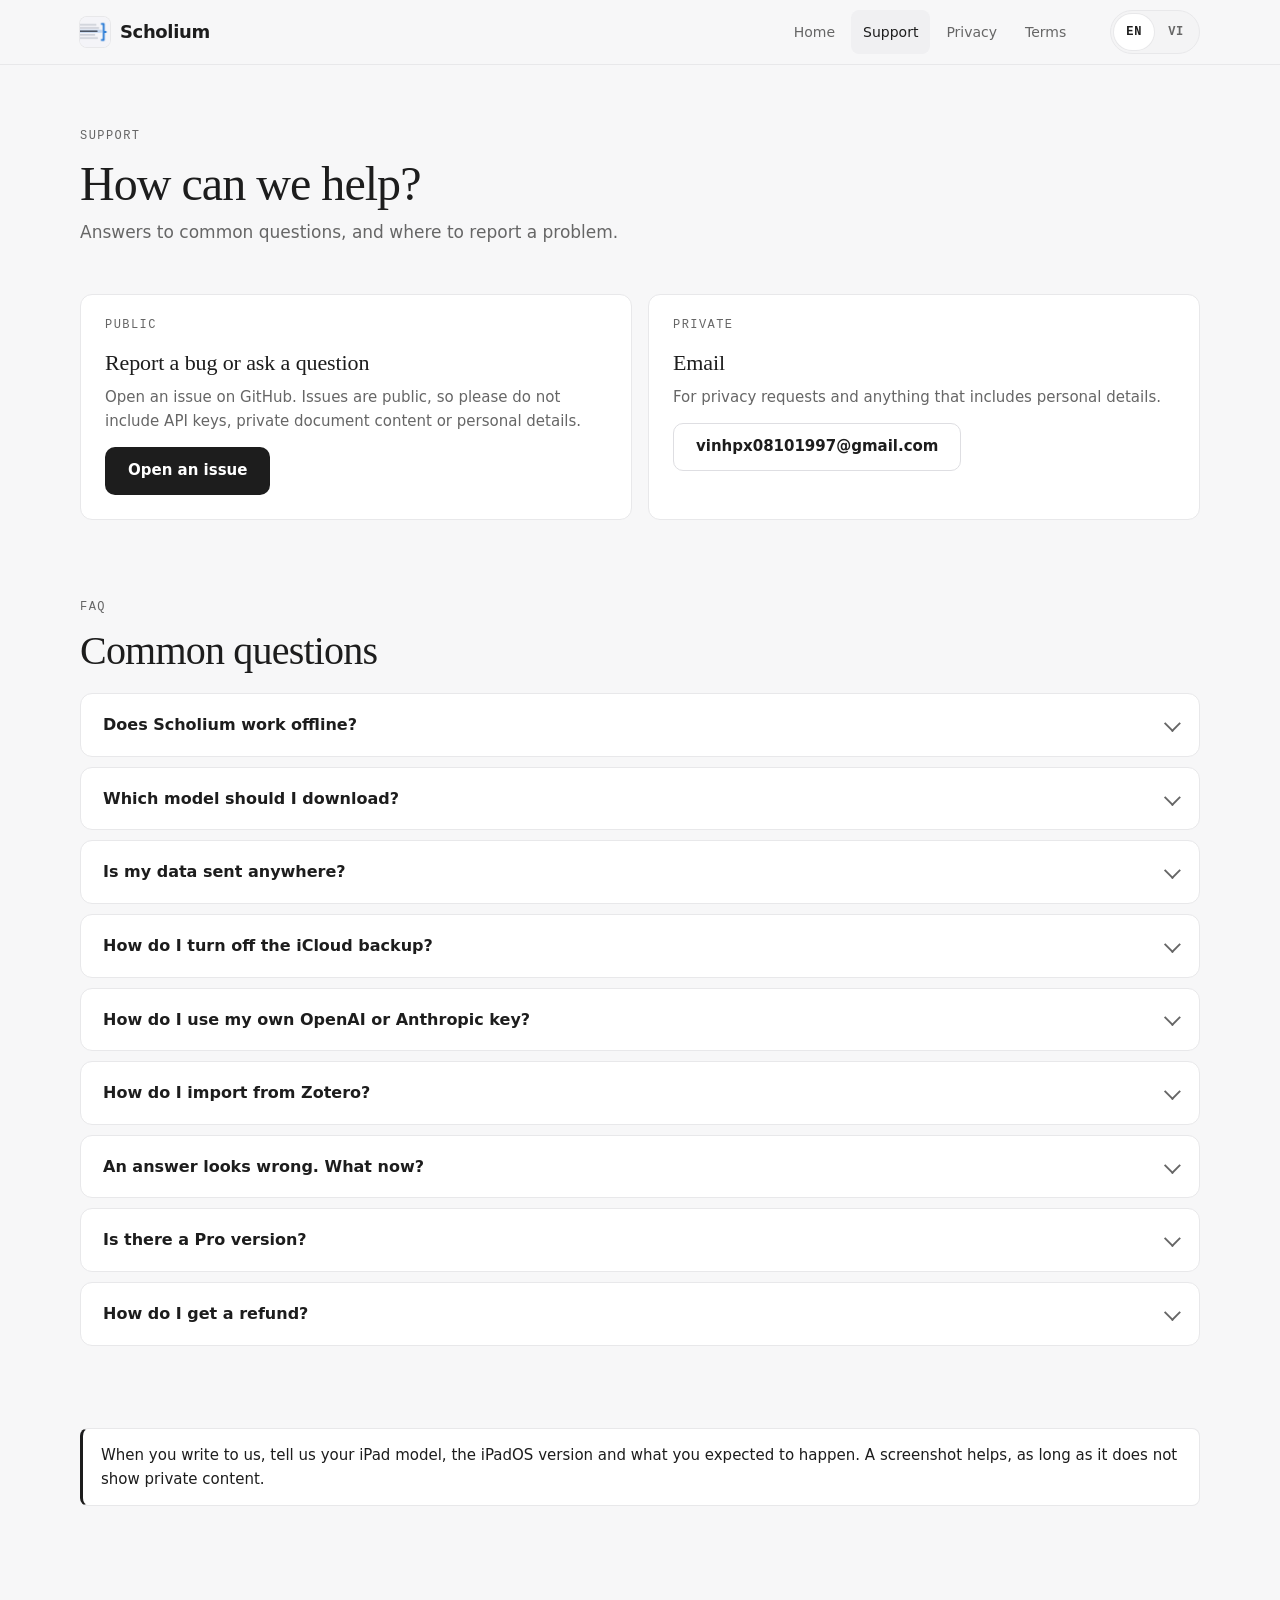
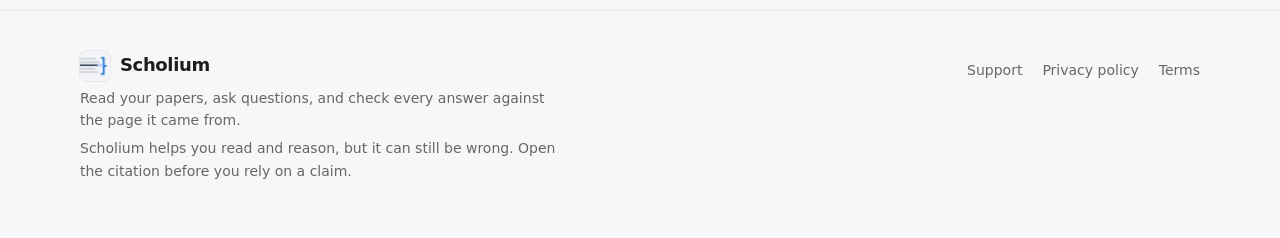
<file: support/index.html>
<!doctype html>
<html lang="en" data-lang="en">
<head>
<meta charset="utf-8">
<meta name="viewport" content="width=device-width, initial-scale=1, viewport-fit=cover">
<title>Support · Scholium</title>
<meta name="description" content="Help for Scholium: offline use, models, iCloud backup and bringing your own API key.">
<meta name="theme-color" content="#f7f7f8">
<meta property="og:title" content="Support · Scholium">
<meta property="og:description" content="Help for Scholium: offline use, models, iCloud backup and bringing your own API key.">
<meta property="og:type" content="website">
<link rel="icon" type="image/png" href="../assets/favicon.png">
<link rel="apple-touch-icon" href="../assets/apple-touch-icon.png">
<link rel="stylesheet" href="../assets/style.css">
<script src="../assets/site.js" defer></script>
</head>
<body>
<a class="skip" href="#main"><span lang="en">Skip to content</span><span lang="vi">Bỏ qua tới nội dung</span></a>
<header class="site-header">
  <div class="wrap bar">
    <a class="brand" href="../"><img src="../assets/icon-512.png" alt="" width="30" height="30">Scholium</a>
    <nav class="nav" aria-label="Main"><a href="../"><span lang="en">Home</span><span lang="vi">Trang chủ</span></a><a href="../support/" aria-current="page"><span lang="en">Support</span><span lang="vi">Hỗ trợ</span></a><a href="../privacy/"><span lang="en">Privacy</span><span lang="vi">Quyền riêng tư</span></a><a href="../terms/"><span lang="en">Terms</span><span lang="vi">Điều khoản</span></a></nav>
    <div class="lang" role="group" aria-label="Language">
      <button type="button" data-set="en" aria-pressed="true">EN</button>
      <button type="button" data-set="vi" aria-pressed="false">VI</button>
    </div>
  </div>
</header>
<main id="main">

<div class="wrap">
  <div class="doc-hero">
    <span class="label"><span lang="en">Support</span><span lang="vi">Hỗ trợ</span></span>
    <h1><span lang="en">How can we help?</span><span lang="vi">Chúng tôi giúp gì được cho bạn?</span></h1>
    <p><span lang="en">Answers to common questions, and where to report a problem.</span><span lang="vi">Câu trả lời cho các câu hỏi thường gặp, và nơi báo lỗi.</span></p>
  </div>
  <section style="padding-top:24px">
    <div class="grid grid-2">
      <article class="card"><span class="label"><span lang="en">Public</span><span lang="vi">Công khai</span></span>
        <h3><span lang="en">Report a bug or ask a question</span><span lang="vi">Báo lỗi hoặc đặt câu hỏi</span></h3>
        <p><span lang="en">Open an issue on GitHub. Issues are public, so please do not include API keys, private document content or personal details.</span><span lang="vi">Mở một issue trên GitHub. Issue là công khai, vì vậy xin đừng gửi API key, nội dung tài liệu riêng tư hay thông tin cá nhân.</span></p>
        <p style="margin-top:14px"><a class="btn btn-primary" href="https://github.com/xuanvinh1997/scholium/issues"><span lang="en">Open an issue</span><span lang="vi">Mở issue</span></a></p></article>
      <article class="card"><span class="label"><span lang="en">Private</span><span lang="vi">Riêng tư</span></span>
        <h3><span lang="en">Email</span><span lang="vi">Email</span></h3>
        <p><span lang="en">For privacy requests and anything that includes personal details.</span><span lang="vi">Cho yêu cầu về quyền riêng tư và mọi nội dung có thông tin cá nhân.</span></p>
        <p style="margin-top:14px"><a class="btn btn-secondary" href="mailto:vinhpx08101997@gmail.com">vinhpx08101997@gmail.com</a></p></article>
    </div>
  </section>
  <section style="padding-top:8px">
    <div class="sec-head" style="margin-bottom:20px"><span class="label">FAQ</span><h2><span lang="en">Common questions</span><span lang="vi">Câu hỏi thường gặp</span></h2></div>
    <details><summary><span lang="en">Does Scholium work offline?</span><span lang="vi">Scholium có dùng được khi không có mạng không?</span></summary><div class="body"><div lang="en"><p>After the one-time model download, answers from an on-device model work without an internet connection. Paper search, web search and link imports need a network, and they only run when you start them.</p></div><div lang="vi"><p>Sau lần tải model đầu tiên, câu trả lời từ model trên máy dùng được cả khi không có mạng. Tìm bài báo, tìm kiếm web và nhập từ link cần mạng, và chỉ chạy khi bạn khởi động.</p></div></div></details><details><summary><span lang="en">Which model should I download?</span><span lang="vi">Tôi nên tải model nào?</span></summary><div class="body"><div lang="en"><p>Downloads start at about 0.6&nbsp;GB. Smaller models answer faster. Larger ones write better but need more memory, and some need a recent iPad. On-device models are smaller than the big cloud models, so for harder questions you can connect your own API key.</p></div><div lang="vi"><p>Model tải từ khoảng 0,6&nbsp;GB. Model nhỏ trả lời nhanh hơn; model lớn viết tốt hơn nhưng cần nhiều bộ nhớ, và một số cần iPad đời mới. Model trên máy nhỏ hơn các model lớn trên đám mây, nên với câu hỏi khó hơn bạn có thể dùng API key của riêng mình.</p></div></div></details><details><summary><span lang="en">Is my data sent anywhere?</span><span lang="vi">Dữ liệu của tôi có bị gửi đi đâu không?</span></summary><div class="body"><div lang="en"><p>Your library is stored on your iPad. With an on-device model your questions and documents are not sent to an AI provider. Paper and web searches send only the words you typed, and only when you start them. The <a href="../privacy/">privacy policy</a> lists every case.</p></div><div lang="vi"><p>Thư viện của bạn được lưu trên iPad. Với model trên máy, câu hỏi và tài liệu của bạn không được gửi tới nhà cung cấp AI. Tìm bài báo và tìm web chỉ gửi từ khóa bạn gõ, và chỉ khi bạn khởi động. <a href="../privacy/">Chính sách quyền riêng tư</a> liệt kê từng trường hợp.</p></div></div></details><details><summary><span lang="en">How do I turn off the iCloud backup?</span><span lang="vi">Làm sao để tắt sao lưu iCloud?</span></summary><div class="body"><div lang="en"><p>If you are signed in to iCloud, Scholium keeps an automatic backup of your library in your own iCloud. Turn it off with <strong>Back up to iCloud</strong> in Settings → Data, or turn off iCloud Drive for Scholium in the iPad's Settings. Existing backups stay in iCloud until you delete them.</p></div><div lang="vi"><p>Nếu bạn đã đăng nhập iCloud, Scholium tự động sao lưu thư viện vào iCloud của chính bạn. Tắt bằng <strong>Sao lưu lên iCloud</strong> trong Cài đặt → Dữ liệu, hoặc tắt iCloud Drive cho Scholium trong Cài đặt của iPad. Các bản sao lưu đã có vẫn còn trong iCloud cho tới khi bạn xóa.</p></div></div></details><details><summary><span lang="en">How do I use my own OpenAI or Anthropic key?</span><span lang="vi">Làm sao dùng API key OpenAI hoặc Anthropic của riêng tôi?</span></summary><div class="body"><div lang="en"><p>It is off by default. Set the Book to &ldquo;Allow network tools&rdquo;, allow the provider for that Book, then pick a provider and model. Nothing goes to the provider until all three are done. Your provider bills you directly, and the key stays in this iPad's Keychain.</p></div><div lang="vi"><p>Mặc định tắt. Đặt Sổ ở &ldquo;Cho phép công cụ mạng&rdquo;, cho phép nhà cung cấp trong Sổ đó, rồi chọn nhà cung cấp và model. Không có gì được gửi cho tới khi cả ba bước xong. Nhà cung cấp tính phí trực tiếp với bạn, và key nằm trong Keychain của iPad này.</p></div></div></details><details><summary><span lang="en">How do I import from Zotero?</span><span lang="vi">Làm sao nhập từ Zotero?</span></summary><div class="body"><div lang="en"><p>Export your library from Zotero or another reference manager as <code>.bib</code> or <code>.ris</code>. In Scholium open <strong>Add sources → Files</strong> and choose <strong>Import references (.bib, .ris)…</strong>. Duplicates are skipped. This is a one-time file import, not a sync.</p></div><div lang="vi"><p>Xuất thư viện từ Zotero hoặc phần mềm quản lý tài liệu khác ra <code>.bib</code> hoặc <code>.ris</code>. Trong Scholium mở <strong>Add sources → Files</strong> rồi chọn <strong>Import references (.bib, .ris)…</strong>. Tài liệu trùng sẽ bị bỏ qua. Đây là nhập file một lần, không phải đồng bộ.</p></div></div></details><details><summary><span lang="en">An answer looks wrong. What now?</span><span lang="vi">Một câu trả lời trông sai. Tôi nên làm gì?</span></summary><div class="body"><div lang="en"><p>Open the citation and read the passage. The line under each answer flags citations that need review, weakly supported claims and quotes that do not match the source. Scholium can still be wrong, so check the source before you rely on a claim.</p></div><div lang="vi"><p>Mở trích dẫn và đọc đoạn văn. Dòng dưới mỗi câu trả lời cảnh báo trích dẫn cần xem lại, nhận định chưa đủ căn cứ và câu trích không khớp nguồn. Scholium vẫn có thể sai, nên hãy kiểm tra nguồn trước khi dựa vào một nhận định.</p></div></div></details><details><summary><span lang="en">Is there a Pro version?</span><span lang="vi">Có bản Pro không?</span></summary><div class="body"><div lang="en"><p>Not yet. A later update plans to add Scholium Pro for editing and saving Word, Excel and PowerPoint files, editable PowerPoint export, Beamer to PDF, external MCP servers, your own skills and web-search keys. Everything in the app today is free, including multi-round Deep Research.</p></div><div lang="vi"><p>Chưa có. Một bản cập nhật sau dự kiến bổ sung Scholium Pro: sửa và lưu file Word, Excel, PowerPoint; xuất PowerPoint chỉnh sửa được; Beamer ra PDF; máy chủ MCP bên ngoài; skill và khoá tìm kiếm web do bạn tự thêm. Mọi thứ trong app hiện nay đều miễn phí, gồm cả Deep Research nhiều vòng.</p></div></div></details><details><summary><span lang="en">How do I get a refund?</span><span lang="vi">Làm sao để được hoàn tiền?</span></summary><div class="body"><div lang="en"><p>Refunds are handled by Apple at <a href="https://reportaproblem.apple.com">reportaproblem.apple.com</a>. Your files stay yours either way.</p></div><div lang="vi"><p>Apple xử lý hoàn tiền tại <a href="https://reportaproblem.apple.com">reportaproblem.apple.com</a>. File của bạn vẫn là của bạn trong mọi trường hợp.</p></div></div></details>
  </section>
  <section style="padding-top:8px;padding-bottom:80px">
    <div class="callout"><p><span lang="en">When you write to us, tell us your iPad model, the iPadOS version and what you expected to happen. A screenshot helps, as long as it does not show private content.</span><span lang="vi">Khi liên hệ, hãy cho biết đời iPad, phiên bản iPadOS và bạn mong đợi điều gì. Ảnh chụp màn hình sẽ giúp ích, miễn là không chứa nội dung riêng tư.</span></p></div>
  </section>
</div>

</main>
<footer class="site-footer">
  <div class="wrap foot">
    <div>
      <a class="brand" href="../" style="padding:0"><img src="../assets/icon-512.png" alt="" width="30" height="30">Scholium</a>
      <p><span lang="en">Read your papers, ask questions, and check every answer against the page it came from.</span><span lang="vi">Đọc bài báo, đặt câu hỏi, và kiểm tra từng câu trả lời với đúng trang nó đến từ.</span></p>
      <p><span lang="en">Scholium helps you read and reason, but it can still be wrong. Open the citation before you rely on a claim.</span><span lang="vi">Scholium giúp bạn đọc và lập luận, nhưng vẫn có thể sai. Hãy mở trích dẫn trước khi dựa vào một nhận định.</span></p>
    </div>
    <nav aria-label="Footer">
      <a href="../support/"><span lang="en">Support</span><span lang="vi">Hỗ trợ</span></a>
      <a href="../privacy/"><span lang="en">Privacy policy</span><span lang="vi">Chính sách quyền riêng tư</span></a>
      <a href="../terms/"><span lang="en">Terms</span><span lang="vi">Điều khoản</span></a>
    </nav>
  </div>
</footer>
</body>
</html>
</file>
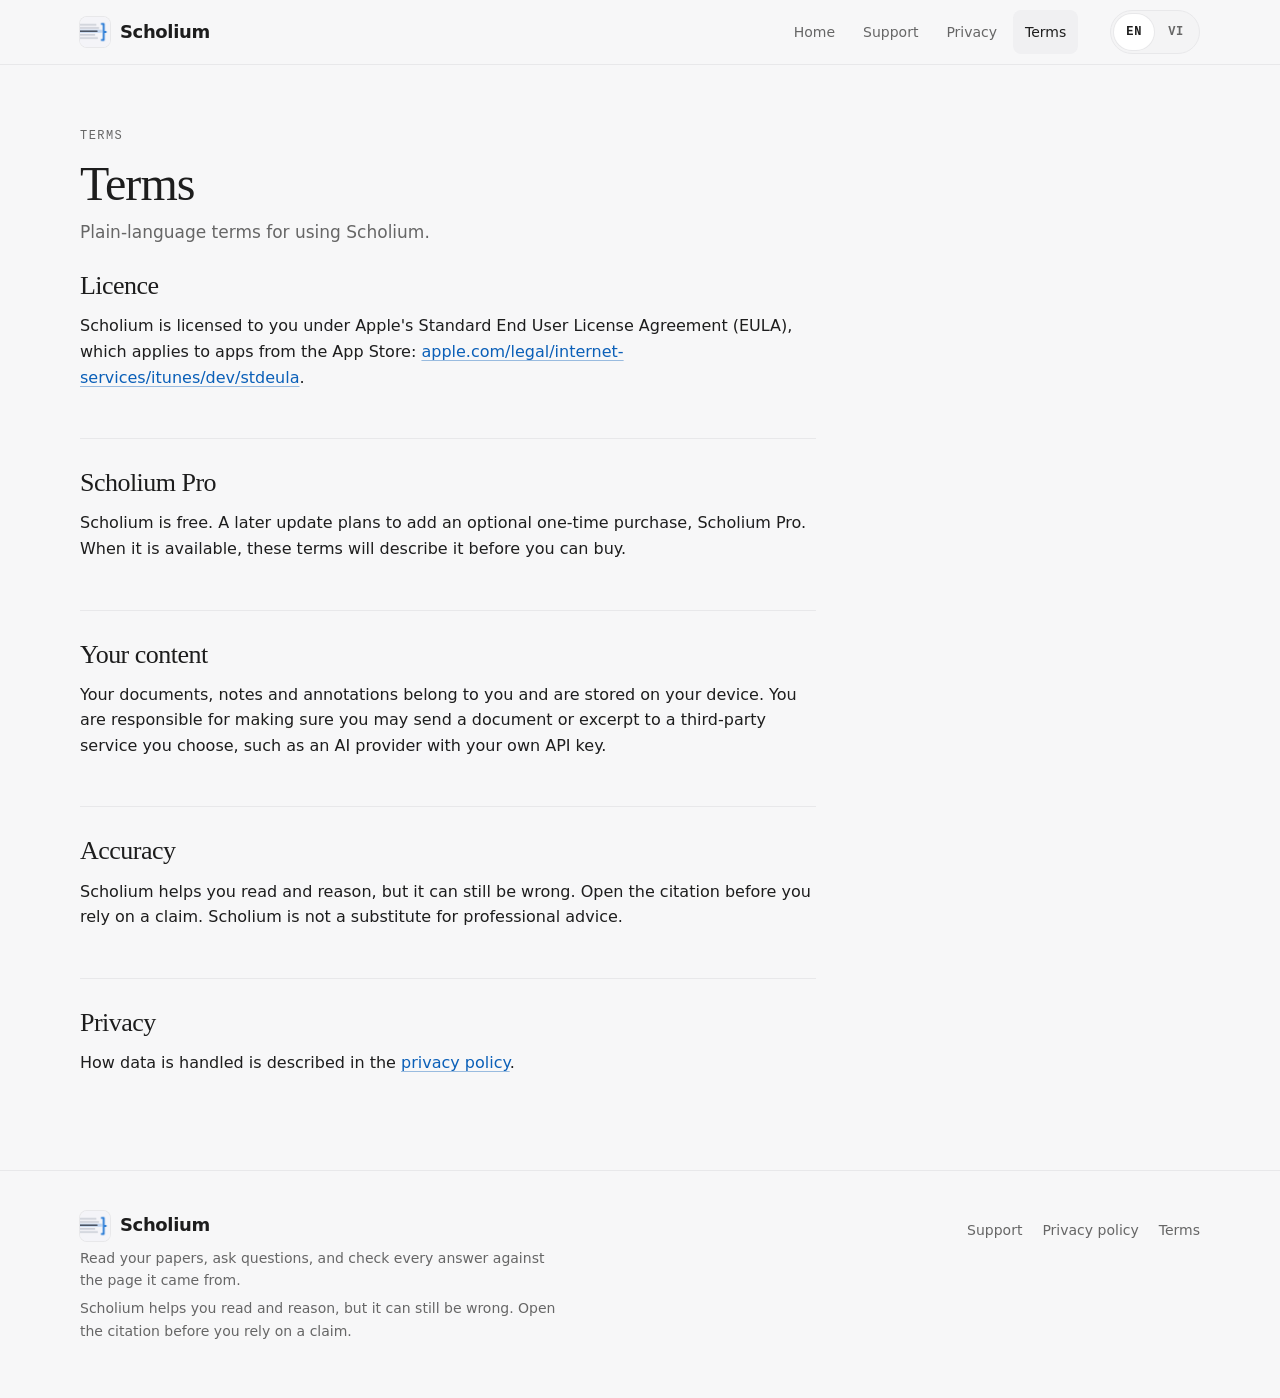
<file: terms/index.html>
<!doctype html>
<html lang="en" data-lang="en">
<head>
<meta charset="utf-8">
<meta name="viewport" content="width=device-width, initial-scale=1, viewport-fit=cover">
<title>Terms · Scholium</title>
<meta name="description" content="Terms for using Scholium: licence, your content and responsibilities.">
<meta name="theme-color" content="#f7f7f8">
<meta property="og:title" content="Terms · Scholium">
<meta property="og:description" content="Terms for using Scholium: licence, your content and responsibilities.">
<meta property="og:type" content="website">
<link rel="icon" type="image/png" href="../assets/favicon.png">
<link rel="apple-touch-icon" href="../assets/apple-touch-icon.png">
<link rel="stylesheet" href="../assets/style.css">
<script src="../assets/site.js" defer></script>
</head>
<body>
<a class="skip" href="#main"><span lang="en">Skip to content</span><span lang="vi">Bỏ qua tới nội dung</span></a>
<header class="site-header">
  <div class="wrap bar">
    <a class="brand" href="../"><img src="../assets/icon-512.png" alt="" width="30" height="30">Scholium</a>
    <nav class="nav" aria-label="Main"><a href="../"><span lang="en">Home</span><span lang="vi">Trang chủ</span></a><a href="../support/"><span lang="en">Support</span><span lang="vi">Hỗ trợ</span></a><a href="../privacy/"><span lang="en">Privacy</span><span lang="vi">Quyền riêng tư</span></a><a href="../terms/" aria-current="page"><span lang="en">Terms</span><span lang="vi">Điều khoản</span></a></nav>
    <div class="lang" role="group" aria-label="Language">
      <button type="button" data-set="en" aria-pressed="true">EN</button>
      <button type="button" data-set="vi" aria-pressed="false">VI</button>
    </div>
  </div>
</header>
<main id="main">

<div class="wrap">
  <div class="doc-hero">
    <span class="label"><span lang="en">Terms</span><span lang="vi">Điều khoản</span></span>
    <h1><span lang="en">Terms</span><span lang="vi">Điều khoản</span></h1>
    <p><span lang="en">Plain-language terms for using Scholium.</span><span lang="vi">Điều khoản bằng ngôn ngữ dễ hiểu khi dùng Scholium.</span></p>
  </div>
  <div class="doc-layout" style="grid-template-columns:minmax(0,1fr)">
    <div class="prose">
      <h2><span lang="en">Licence</span><span lang="vi">Giấy phép</span></h2>
      <p lang="en">Scholium is licensed to you under Apple's Standard End User License Agreement (EULA), which applies to apps from the App Store: <a href="https://www.apple.com/legal/internet-services/itunes/dev/stdeula/">apple.com/legal/internet-services/itunes/dev/stdeula</a>.</p>
      <p lang="vi">Scholium được cấp phép cho bạn theo Thỏa thuận cấp phép người dùng cuối tiêu chuẩn (EULA) của Apple, áp dụng cho các app từ App Store: <a href="https://www.apple.com/legal/internet-services/itunes/dev/stdeula/">apple.com/legal/internet-services/itunes/dev/stdeula</a>.</p>

      <h2><span lang="en">Scholium Pro</span><span lang="vi">Scholium Pro</span></h2>
      <p lang="en">Scholium is free. A later update plans to add an optional one-time purchase, Scholium Pro. When it is available, these terms will describe it before you can buy.</p>
      <p lang="vi">Scholium miễn phí. Một bản cập nhật sau dự kiến thêm lựa chọn mua một lần, Scholium Pro. Khi có, các điều khoản này sẽ mô tả nó trước khi bạn có thể mua.</p>

      <h2><span lang="en">Your content</span><span lang="vi">Nội dung của bạn</span></h2>
      <p lang="en">Your documents, notes and annotations belong to you and are stored on your device. You are responsible for making sure you may send a document or excerpt to a third-party service you choose, such as an AI provider with your own API key.</p>
      <p lang="vi">Tài liệu, ghi chú và chú thích của bạn thuộc về bạn và được lưu trên thiết bị. Bạn có trách nhiệm bảo đảm mình có quyền gửi tài liệu hoặc đoạn trích tới dịch vụ bên thứ ba mà bạn chọn, ví dụ nhà cung cấp AI dùng API key của bạn.</p>

      <h2><span lang="en">Accuracy</span><span lang="vi">Độ chính xác</span></h2>
      <p lang="en">Scholium helps you read and reason, but it can still be wrong. Open the citation before you rely on a claim. Scholium is not a substitute for professional advice.</p>
      <p lang="vi">Scholium giúp bạn đọc và lập luận, nhưng vẫn có thể sai. Hãy mở trích dẫn trước khi dựa vào một nhận định. Scholium không thay thế cho tư vấn chuyên môn.</p>

      <h2><span lang="en">Privacy</span><span lang="vi">Quyền riêng tư</span></h2>
      <p lang="en">How data is handled is described in the <a href="../privacy/">privacy policy</a>.</p>
      <p lang="vi">Cách dữ liệu được xử lý được mô tả trong <a href="../privacy/">chính sách quyền riêng tư</a>.</p>
    </div>
  </div>
</div>

</main>
<footer class="site-footer">
  <div class="wrap foot">
    <div>
      <a class="brand" href="../" style="padding:0"><img src="../assets/icon-512.png" alt="" width="30" height="30">Scholium</a>
      <p><span lang="en">Read your papers, ask questions, and check every answer against the page it came from.</span><span lang="vi">Đọc bài báo, đặt câu hỏi, và kiểm tra từng câu trả lời với đúng trang nó đến từ.</span></p>
      <p><span lang="en">Scholium helps you read and reason, but it can still be wrong. Open the citation before you rely on a claim.</span><span lang="vi">Scholium giúp bạn đọc và lập luận, nhưng vẫn có thể sai. Hãy mở trích dẫn trước khi dựa vào một nhận định.</span></p>
    </div>
    <nav aria-label="Footer">
      <a href="../support/"><span lang="en">Support</span><span lang="vi">Hỗ trợ</span></a>
      <a href="../privacy/"><span lang="en">Privacy policy</span><span lang="vi">Chính sách quyền riêng tư</span></a>
      <a href="../terms/"><span lang="en">Terms</span><span lang="vi">Điều khoản</span></a>
    </nav>
  </div>
</footer>
</body>
</html>
</file>
<file: assets/style.css>
/* Scholium site. Tokens mirror docs/design/system.md (neutral ground, one dark button, mono labels). */
:root {
  --bg: #f7f7f8;
  --card: #ffffff;
  --sunken: #f4f4f5;
  --selected: #f0f0f2;
  --line: #e8e8ea;
  --line-strong: #dedee2;
  --ink: #1d1d1d;
  --muted: #666666;
  --primary: #1d1d1d;
  --on-primary: #ffffff;
  --focus: #2f7cf6;
  --mark: #fff3b0;
  --shadow: 0 1px 2px rgba(0, 0, 0, 0.04), 0 8px 24px rgba(0, 0, 0, 0.05);
  --shadow-lift: 0 2px 4px rgba(0, 0, 0, 0.05), 0 14px 32px rgba(0, 0, 0, 0.09);
  --r-control: 8px;
  --r-button: 10px;
  --r-card: 12px;
  --r-panel: 16px;
  --max: 1120px;
  --font: -apple-system, BlinkMacSystemFont, "SF Pro Text", "SF Pro Display", "Inter", system-ui, "Segoe UI", Roboto, sans-serif;
  --mono: ui-monospace, "SF Mono", SFMono-Regular, Menlo, Consolas, monospace;
  color-scheme: light;
}


* { box-sizing: border-box; }
html { scroll-behavior: smooth; -webkit-text-size-adjust: 100%; }
body {
  margin: 0;
  background: var(--bg);
  color: var(--ink);
  font: 400 16px/1.6 var(--font);
  -webkit-font-smoothing: antialiased;
  text-rendering: optimizeLegibility;
}

/* Language switch: every translated node carries lang="en" or lang="vi". */
html[data-lang="en"] [lang="vi"],
html[data-lang="vi"] [lang="en"] { display: none !important; }

a { color: inherit; text-decoration-color: var(--line-strong); text-underline-offset: 3px; }
a:hover { text-decoration-color: currentColor; }
:focus-visible { outline: 2px solid var(--focus); outline-offset: 2px; border-radius: 4px; }
img { max-width: 100%; display: block; }
code { font: 500 0.9em var(--mono); background: var(--sunken); border: 1px solid var(--line); border-radius: 6px; padding: 1px 6px; }

.wrap { width: min(var(--max), 100% - 40px); margin-inline: auto; }
.skip { position: absolute; left: -999px; top: 8px; background: var(--primary); color: var(--on-primary); padding: 8px 14px; border-radius: var(--r-control); z-index: 20; }
.skip:focus { left: 12px; }

.label {
  font: 500 11px/1 var(--mono);
  letter-spacing: 0.1em;
  text-transform: uppercase;
  color: var(--muted);
}

/* ---------- header ---------- */
.site-header {
  position: sticky; top: 0; z-index: 10;
  background: color-mix(in srgb, var(--bg) 82%, transparent);
  backdrop-filter: saturate(1.4) blur(14px);
  -webkit-backdrop-filter: saturate(1.4) blur(14px);
  border-bottom: 1px solid var(--line);
}
.bar { display: flex; align-items: center; gap: 24px; min-height: 64px; }
.brand { display: flex; align-items: center; gap: 10px; font-weight: 700; letter-spacing: -0.02em; text-decoration: none; font-size: 18px; }
.brand img { width: 30px; height: 30px; border-radius: 7px; box-shadow: 0 0 0 1px var(--line); }
.nav { display: flex; gap: 4px; margin-left: auto; align-items: center; }
.nav a {
  text-decoration: none; font-size: 14px; font-weight: 500; color: var(--muted);
  padding: 8px 12px; border-radius: var(--r-control); min-height: 44px; display: inline-flex; align-items: center;
}
.nav a:hover { background: var(--selected); color: var(--ink); }
.nav a[aria-current="page"] { color: var(--ink); background: var(--selected); }

.lang {
  display: inline-flex; padding: 3px; gap: 2px; margin-left: 8px;
  background: var(--sunken); border: 1px solid var(--line); border-radius: 999px;
}
.lang button {
  font: 600 12px/1 var(--mono); letter-spacing: 0.06em; color: var(--muted);
  background: transparent; border: 0; border-radius: 999px; padding: 8px 12px; min-height: 36px; cursor: pointer;
}
.lang button[aria-pressed="true"] { background: var(--card); color: var(--ink); box-shadow: 0 0 0 1px var(--line); }

/* ---------- buttons: one solid, the rest quiet ---------- */
.btn {
  display: inline-flex; align-items: center; justify-content: center; gap: 8px;
  min-height: 48px; padding: 0 22px; border-radius: var(--r-button);
  font: 600 15px/1 var(--font); text-decoration: none; cursor: pointer;
  border: 1px solid transparent; transition: transform 0.15s ease, box-shadow 0.15s ease, background 0.15s ease;
}
.btn:active { transform: scale(0.97); }
.btn-primary { background: var(--primary); color: var(--on-primary); }
.btn-primary:hover { box-shadow: var(--shadow-lift); }
.btn-primary[aria-disabled="true"] { opacity: 0.55; cursor: default; pointer-events: none; }
.btn-secondary { background: var(--card); color: var(--ink); border-color: var(--line-strong); }
.btn-secondary:hover { background: var(--selected); }

/* ---------- hero ---------- */
.hero { padding: 72px 0 56px; }
.hero-grid { display: grid; grid-template-columns: 1.05fr 0.95fr; gap: 56px; align-items: center; }
.hero h1 {
  margin: 18px 0 20px;
  font-size: clamp(40px, 6.4vw, 68px); line-height: 1.02; font-weight: 700; letter-spacing: -0.035em;
}
.hero p.lead { font-size: clamp(17px, 2vw, 20px); color: var(--muted); max-width: 34em; margin: 0 0 28px; line-height: 1.5; }
.hero .cta { display: flex; flex-wrap: wrap; gap: 12px; align-items: center; }
.hero .fine { margin-top: 18px; font-size: 13px; color: var(--muted); }

/* the answer card mock-up (pure HTML, no screenshot needed) */
.answer {
  background: var(--card); border: 1px solid var(--line); border-radius: var(--r-panel);
  box-shadow: var(--shadow); padding: 22px 22px 18px;
}
.answer .q { display: flex; gap: 10px; align-items: flex-start; font-weight: 600; font-size: 15px; }
.answer .q .label { margin-top: 4px; flex: none; }
.answer .a { margin: 14px 0 0; padding-top: 14px; border-top: 1px solid var(--line); font-size: 15px; line-height: 1.65; }
.cite {
  display: inline-flex; align-items: center; gap: 4px; vertical-align: 1px;
  font: 600 11px/1 var(--mono); padding: 4px 7px 4px 5px; margin: 0 1px;
  background: var(--selected); border: 1px solid var(--line-strong); border-radius: 999px; color: var(--ink);
}
.cite svg { width: 11px; height: 11px; }
.source {
  margin-top: 16px; background: var(--sunken); border: 1px solid var(--line); border-left: 3px solid var(--ink);
  border-radius: var(--r-control); padding: 12px 14px; font-size: 13.5px; line-height: 1.55; color: var(--muted);
}
.source b { color: var(--ink); font-weight: 600; }
.source mark { background: var(--mark); color: var(--ink); border-radius: 3px; padding: 0 2px; }
.source .label { display: block; margin-bottom: 8px; }
.verdict { display: flex; align-items: center; gap: 8px; margin-top: 14px; font-size: 13px; color: var(--muted); }
.verdict svg { width: 16px; height: 16px; flex: none; }

/* ---------- sections ---------- */
section { padding: 64px 0; }
.sec-head { max-width: 40em; margin-bottom: 36px; }
.sec-head h2 { margin: 12px 0 10px; font-size: clamp(28px, 4vw, 40px); line-height: 1.1; letter-spacing: -0.03em; font-weight: 700; }
.sec-head p { margin: 0; color: var(--muted); font-size: 17px; }

.grid { display: grid; gap: 16px; }
.grid-3 { grid-template-columns: repeat(3, 1fr); }
.grid-2 { grid-template-columns: repeat(2, 1fr); }
.card {
  background: var(--card); border: 1px solid var(--line); border-radius: var(--r-card); padding: 24px;
  transition: transform 0.2s ease, box-shadow 0.2s ease;
}
.card:hover { transform: translateY(-2px); box-shadow: var(--shadow); }
.card .label { display: block; margin-bottom: 18px; }
.card h3 { margin: 0 0 8px; font-size: 20px; line-height: 1.25; letter-spacing: -0.015em; font-weight: 600; }
.card p { margin: 0; color: var(--muted); font-size: 15px; }
.card ul { margin: 12px 0 0; padding: 0; list-style: none; display: grid; gap: 8px; }
.card li { color: var(--muted); font-size: 15px; padding-left: 20px; position: relative; }
.card li::before { content: ""; position: absolute; left: 0; top: 0.62em; width: 8px; height: 1.5px; background: var(--ink); }
.icon { width: 36px; height: 36px; border-radius: 9px; background: var(--sunken); border: 1px solid var(--line); display: grid; place-items: center; margin-bottom: 18px; }
.icon svg { width: 18px; height: 18px; }

.band { background: var(--card); border-block: 1px solid var(--line); }
.panel-dark {
  background: var(--primary); color: var(--on-primary); border-radius: var(--r-panel); padding: clamp(28px, 5vw, 56px);
  display: grid; grid-template-columns: 1fr 1fr; gap: 40px;
}
.panel-dark h2 { margin: 12px 0 14px; font-size: clamp(28px, 4vw, 38px); line-height: 1.1; letter-spacing: -0.03em; }
.panel-dark p { margin: 0; opacity: 0.78; }
.panel-dark .label { color: inherit; opacity: 0.6; }
.facts { margin: 0; padding: 0; list-style: none; display: grid; gap: 0; }
.facts li { padding: 14px 0; border-top: 1px solid color-mix(in srgb, var(--on-primary) 18%, transparent); font-size: 15px; display: flex; gap: 12px; }
.facts li:first-child { border-top: 0; padding-top: 0; }
.facts svg { width: 18px; height: 18px; flex: none; margin-top: 3px; }
.panel-dark a { color: inherit; }

.price { font-size: 44px; font-weight: 700; letter-spacing: -0.03em; line-height: 1; margin: 6px 0 4px; }
.price small { font-size: 15px; font-weight: 500; color: var(--muted); letter-spacing: 0; }

/* ---------- document pages (privacy, support, terms) ---------- */
.doc-hero { padding: 56px 0 24px; }
.doc-hero h1 { margin: 12px 0 10px; font-size: clamp(34px, 5vw, 48px); line-height: 1.05; letter-spacing: -0.03em; font-weight: 700; }
.doc-hero p { margin: 0; color: var(--muted); font-size: 17px; max-width: 40em; }
.doc-layout { display: grid; grid-template-columns: 240px minmax(0, 1fr); gap: 56px; padding-bottom: 80px; align-items: start; }
.toc { position: sticky; top: 88px; font-size: 14px; }
.toc .label { display: block; margin-bottom: 12px; }
.toc ol { list-style: none; margin: 0; padding: 0; display: grid; gap: 2px; }
.toc a { display: block; padding: 7px 10px; border-radius: var(--r-control); text-decoration: none; color: var(--muted); line-height: 1.35; }
.toc a:hover { background: var(--selected); color: var(--ink); }
.prose { max-width: 46em; }
.prose h2 { margin: 48px 0 12px; padding-top: 28px; border-top: 1px solid var(--line); font-size: 26px; line-height: 1.2; letter-spacing: -0.02em; font-weight: 700; scroll-margin-top: 88px; }
.prose h2:first-child { border-top: 0; margin-top: 0; padding-top: 0; }
.prose h3 { margin: 28px 0 8px; font-size: 18px; letter-spacing: -0.01em; font-weight: 600; }
.prose p { margin: 0 0 14px; }
.prose ul { margin: 0 0 18px; padding-left: 1.25em; }
.prose li { margin: 0 0 8px; }
.prose li > ul { margin-top: 8px; margin-bottom: 4px; }
.prose li > p { margin: 8px 0 0; }
.prose strong { font-weight: 600; }
.meta { display: inline-flex; gap: 8px; align-items: center; background: var(--card); border: 1px solid var(--line); border-radius: 999px; padding: 6px 12px; font-size: 13px; color: var(--muted); }
.callout { background: var(--card); border: 1px solid var(--line); border-left: 3px solid var(--ink); border-radius: var(--r-control); padding: 14px 18px; margin: 0 0 24px; font-size: 15px; }
.callout p { margin: 0; }

details {
  background: var(--card); border: 1px solid var(--line); border-radius: var(--r-card); padding: 0 22px; margin-bottom: 10px;
}
details[open] { box-shadow: var(--shadow); }
summary {
  cursor: pointer; list-style: none; padding: 18px 0; min-height: 56px; font-weight: 600; font-size: 16px;
  display: flex; justify-content: space-between; align-items: center; gap: 16px;
}
summary::-webkit-details-marker { display: none; }
summary::after { content: ""; width: 10px; height: 10px; flex: none; border-right: 2px solid var(--muted); border-bottom: 2px solid var(--muted); transform: rotate(45deg) translateY(-2px); transition: transform 0.2s ease; }
details[open] summary::after { transform: rotate(-135deg); }
details .body { padding: 0 0 20px; color: var(--muted); font-size: 15px; }
details .body p { margin: 0 0 10px; }
details .body p:last-child { margin: 0; }

/* ---------- footer ---------- */
.site-footer { border-top: 1px solid var(--line); padding: 40px 0 56px; color: var(--muted); font-size: 14px; }
.foot { display: flex; flex-wrap: wrap; gap: 32px; justify-content: space-between; }
.foot nav { display: flex; flex-wrap: wrap; gap: 4px 20px; }
.foot a { text-decoration: none; padding: 8px 0; display: inline-block; }
.foot a:hover { color: var(--ink); text-decoration: underline; }
.foot a.brand { display: flex; padding: 0; color: var(--ink); text-decoration: none; }
.foot p { margin: 6px 0 0; max-width: 34em; }

/* ---------- responsive ---------- */
@media (max-width: 920px) {
  .hero-grid, .panel-dark, .doc-layout { grid-template-columns: 1fr; }
  .hero-grid { gap: 40px; }
  .grid-3 { grid-template-columns: repeat(2, 1fr); }
  .toc { position: static; }
  .toc ol { grid-template-columns: repeat(2, 1fr); }
  .doc-layout { gap: 28px; }
}
@media (max-width: 640px) {
  .bar { flex-wrap: wrap; padding: 8px 0; gap: 8px 12px; }
  .nav { order: 3; width: 100%; margin-left: -10px; overflow-x: auto; }
  .lang { margin-left: auto; }
  .grid-3, .grid-2, .toc ol { grid-template-columns: 1fr; }
  .hero { padding: 40px 0 32px; }
  section { padding: 44px 0; }
}
@media (prefers-reduced-motion: reduce) {
  * { transition: none !important; scroll-behavior: auto !important; }
}
@media print {
  .site-header, .toc, .lang, .site-footer { display: none; }
  body { background: #fff; color: #000; }
  .doc-layout { display: block; }
}


/* ---------- academic restyle (2026-11-06): serif display, blue accent, numbered marginalia ---------- */
:root {
  --accent: #0a5fb8;
  --accent-soft: #e6effa;
  --serif: ui-serif, "New York", "Iowan Old Style", "Palatino Linotype", Palatino, Georgia, serif;
}
h1, h2, h3, .price { font-family: var(--serif); }
.hero h1, .doc-hero h1, .sec-head h2, .prose h2, .cta-band h2 { font-weight: 500; letter-spacing: -0.02em; }
.card h3, .prose h3, .steps h3 { font-weight: 500; letter-spacing: -0.005em; }
.card h3 { font-size: 22px; }
.label { font-size: 12px; letter-spacing: 0.12em; }
.prose a, .doc-hero a, .sec-head a, .answer a, .fine a { color: var(--accent); text-decoration-color: color-mix(in srgb, var(--accent) 40%, transparent); }
.cite { background: var(--accent-soft); border-color: transparent; color: var(--accent); }
.source { border-left-color: var(--accent); }
.verdict { color: var(--muted); }
.verdict svg { color: #2e7d4f; }
.answer .a { font-family: var(--serif); font-size: 17px; }
.band .card { background: transparent; border: 0; border-top: 2px solid var(--ink); border-radius: 0; padding: 20px 0 0; }
.band .card:hover { transform: none; box-shadow: none; }

.steps { list-style: none; margin: 0; padding: 0; display: grid; grid-template-columns: repeat(4, 1fr); gap: 16px; }
.steps li { background: var(--card); border: 1px solid var(--line); border-radius: var(--r-card); padding: 24px; }
.steps .num { display: block; font: italic 400 32px/1 var(--serif); color: var(--accent); margin-bottom: 14px; }
.steps h3 { margin: 0 0 8px; font-size: 18px; }
.steps p { margin: 0; color: var(--muted); font-size: 15px; }

.split {
  background: var(--card); border: 1px solid var(--line); border-radius: var(--r-panel); padding: clamp(28px, 5vw, 56px);
  display: grid; grid-template-columns: 1fr 1fr; gap: 40px;
}
.split h2 { margin: 12px 0 14px; font-size: clamp(28px, 4vw, 38px); line-height: 1.1; font-weight: 500; letter-spacing: -0.02em; }
.split p { margin: 0; color: var(--muted); }
.split a { color: var(--accent); }
.split .facts li { border-top-color: var(--line); }
.split .facts svg { color: var(--accent); }

.cta-band { background: var(--primary); color: var(--on-primary); text-align: center; padding: clamp(56px, 8vw, 96px) 0; }
.cta-band h2 { margin: 0 auto 14px; font-size: clamp(32px, 4.6vw, 52px); line-height: 1.1; }
.cta-band p { margin: 0 0 12px; opacity: 0.8; font-size: 18px; }
.cta-band .btn-primary { background: var(--on-primary); color: var(--primary); }

@media (max-width: 920px) {
  .steps { grid-template-columns: repeat(2, 1fr); }
  .split { grid-template-columns: 1fr; }
}
@media (max-width: 640px) {
  .steps { grid-template-columns: 1fr; }
}
</file>
